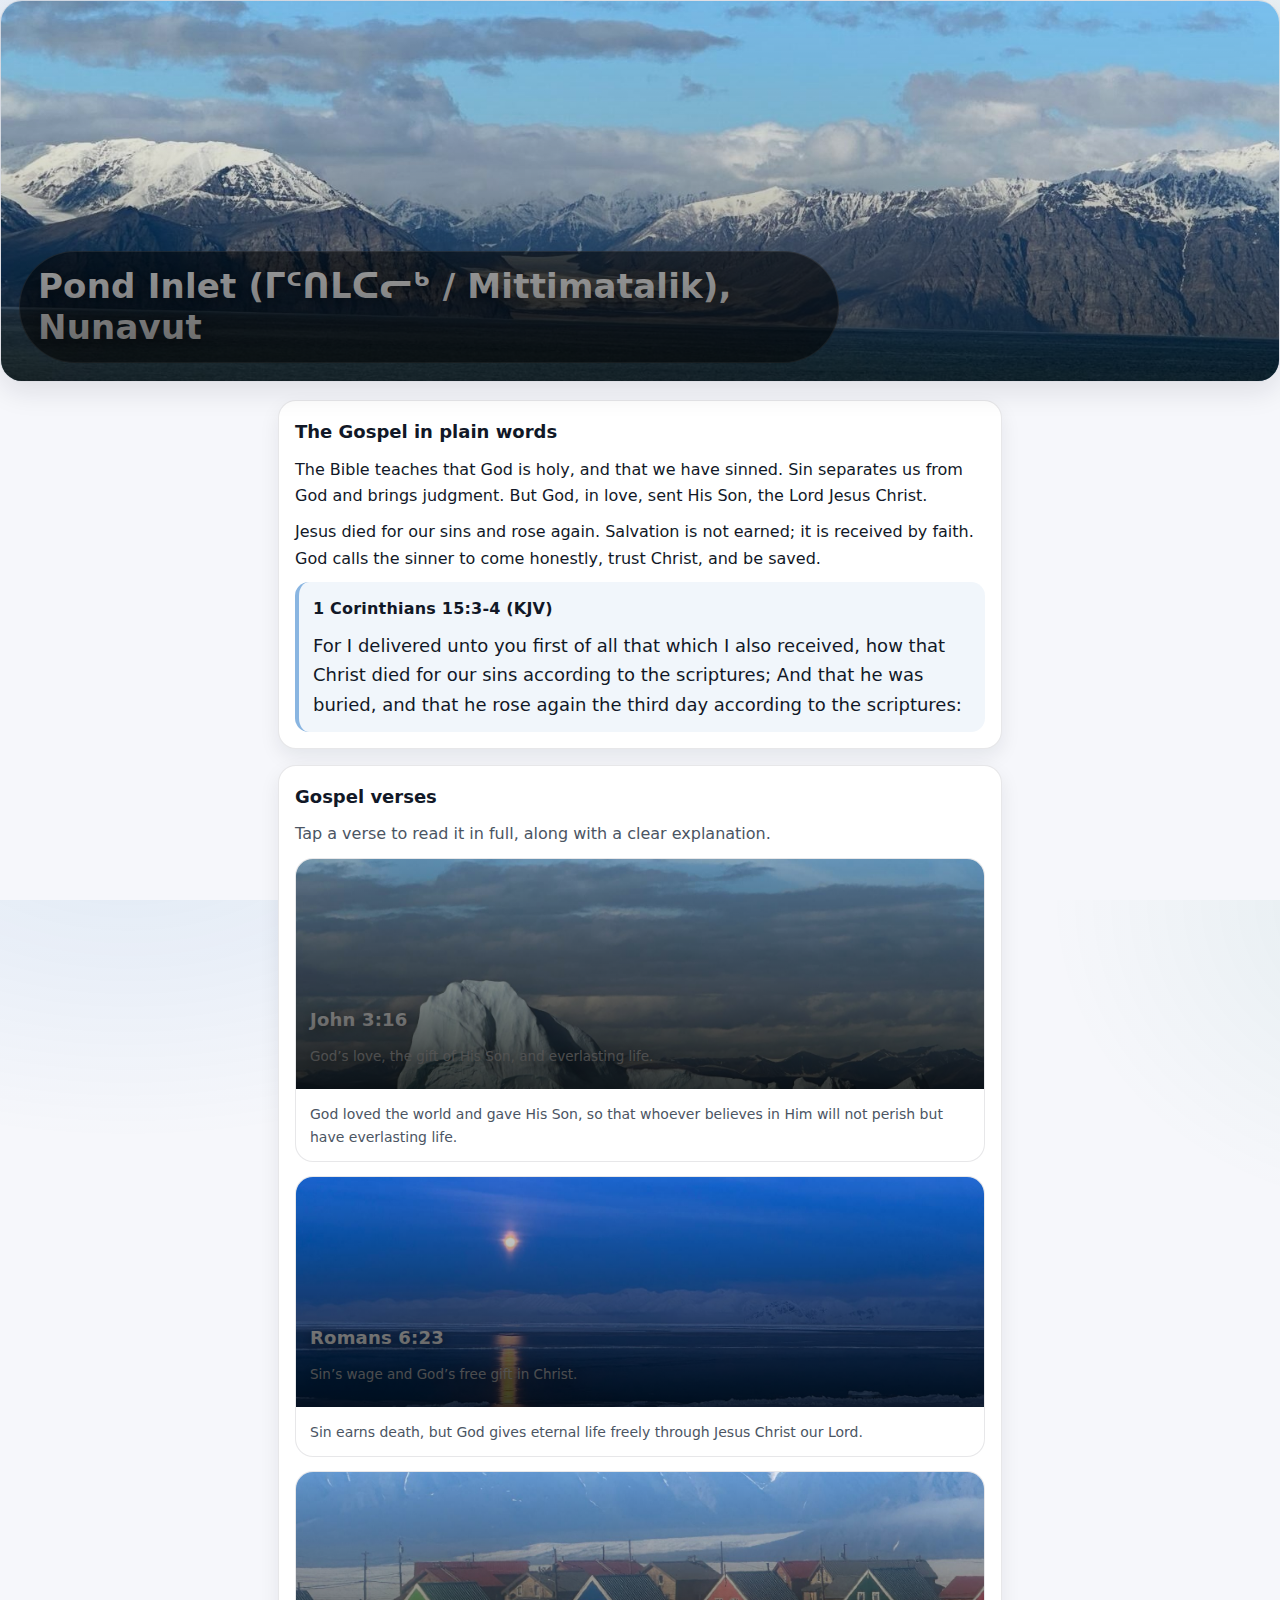
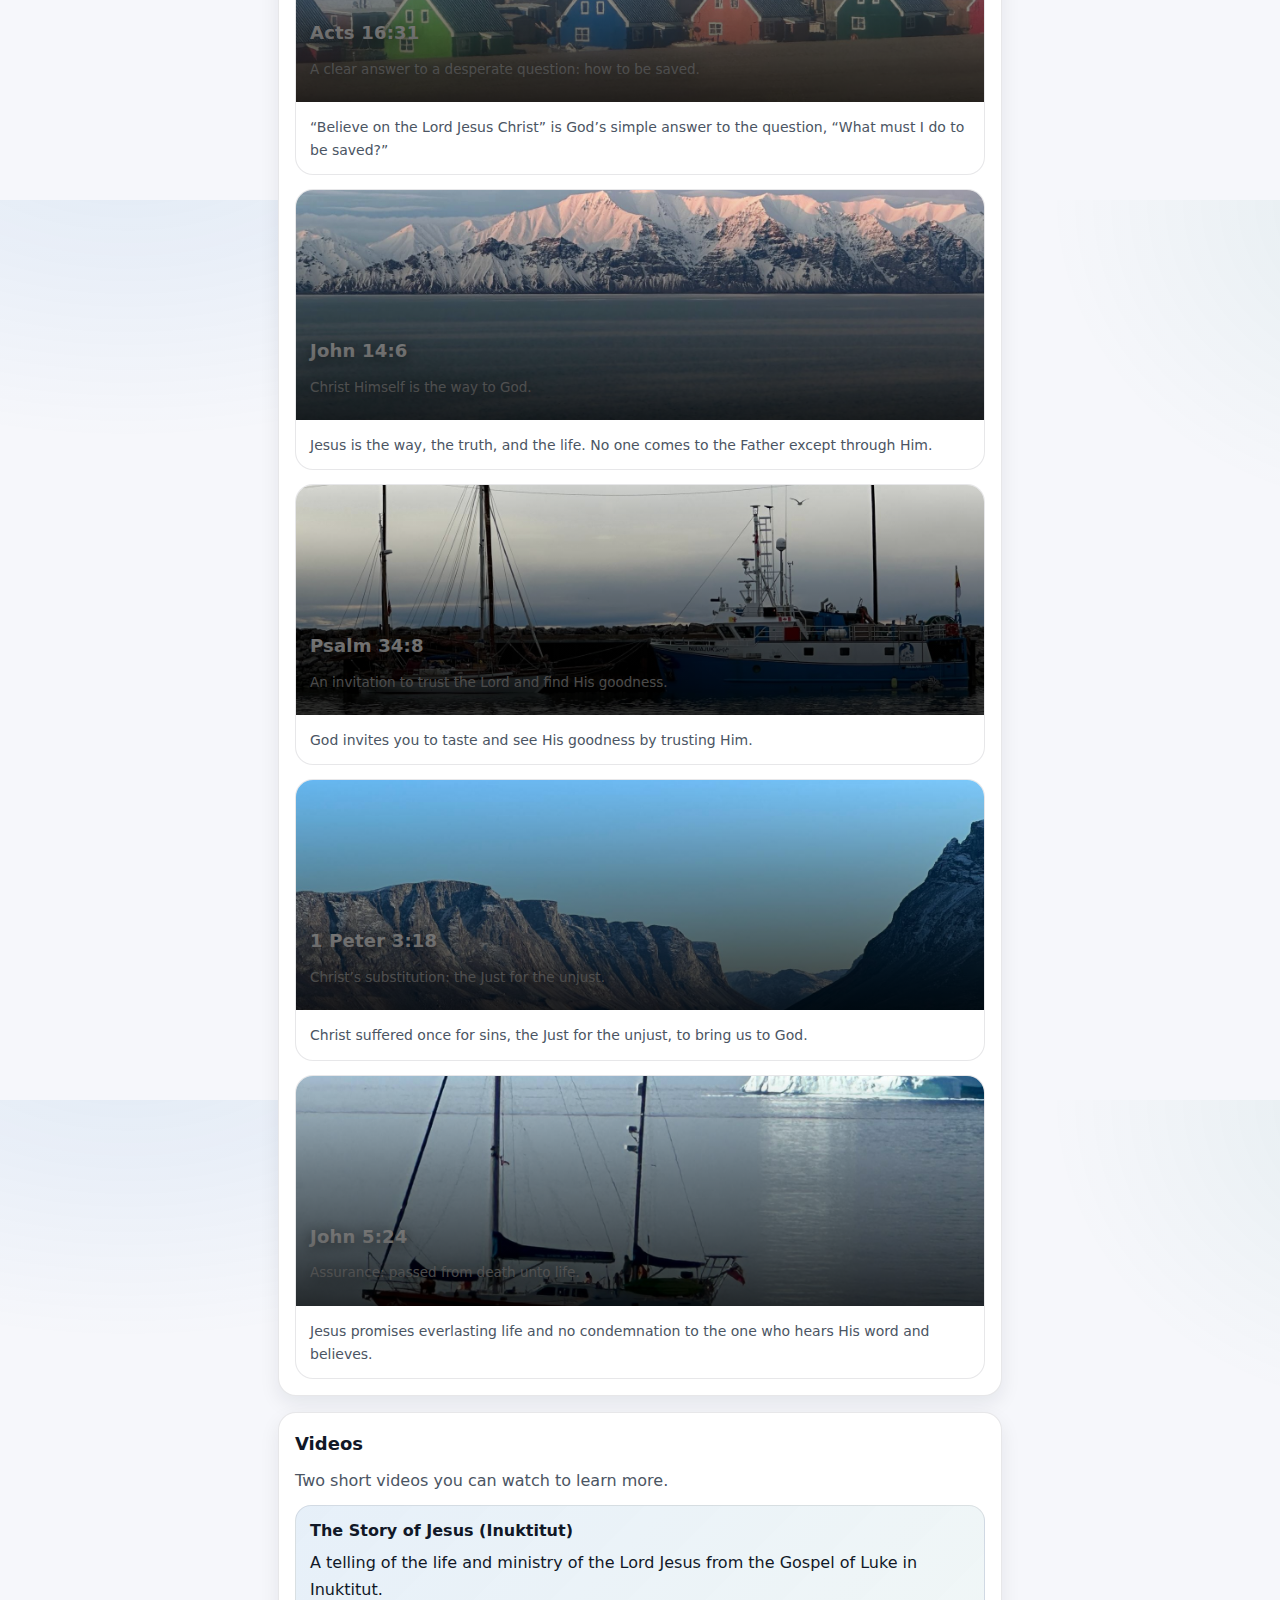
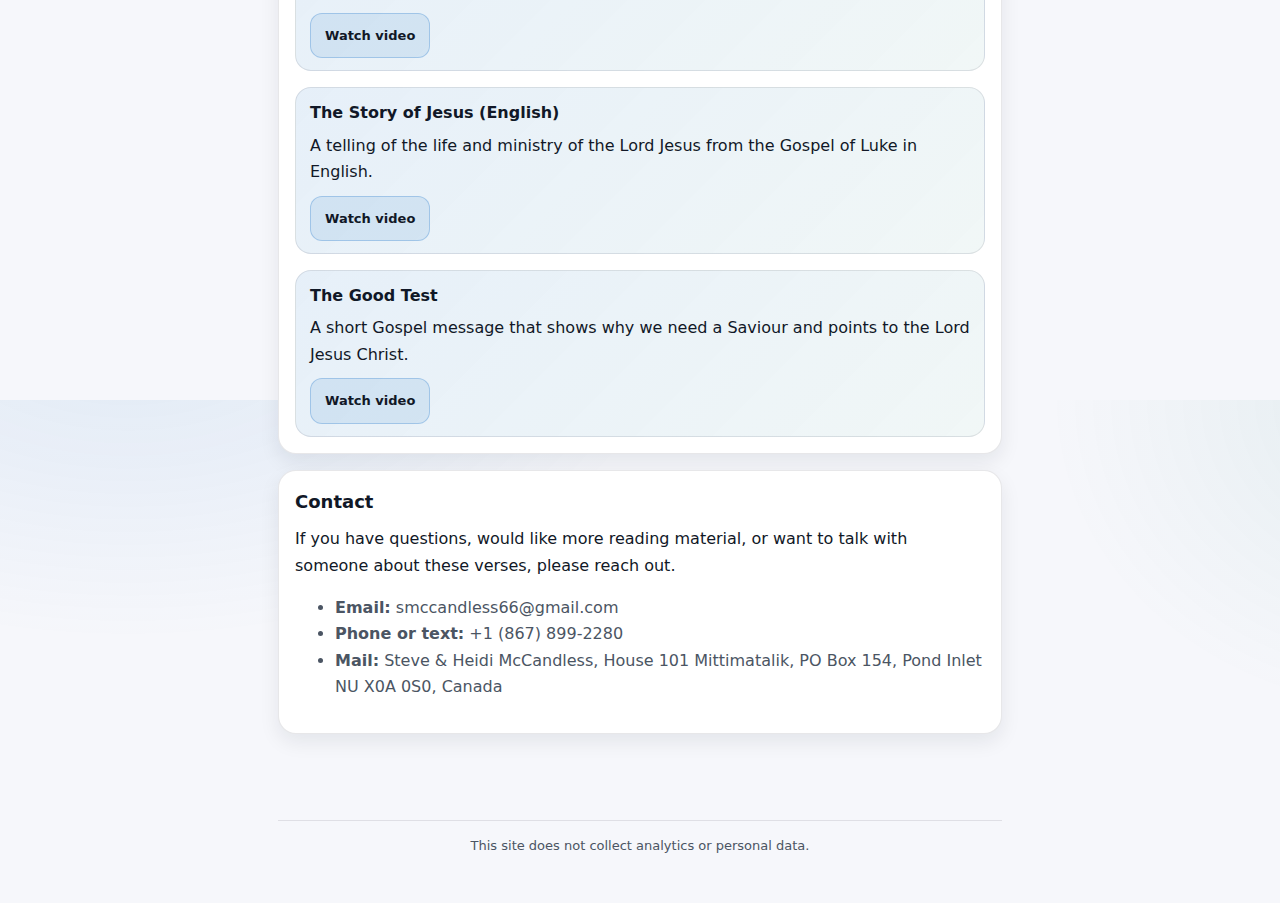
<file: index.html>
<!doctype html>
<html lang="en">
<head>
  <meta charset="utf-8"/>
  <meta name="viewport" content="width=device-width, initial-scale=1"/>
  <meta name="color-scheme" content="light dark"/>
  
  <title>Pond Inlet Gospel</title>
  <meta name="description" content="Simple Gospel Verses with explanations, Pond Inlet (ᒥᑦᑎᒪᑕᓕᒃ / Mittimatalik), Nunavut."/>

  <!-- Open Graph -->
  <meta property="og:site_name" content="Pond Inlet Gospel"/>
  <meta property="og:title" content="Pond Inlet Gospel"/>
  <meta property="og:description" content="Simple Gospel Verses with explanations from Pond Inlet (Mittimatalik), Nunavut."/>
  <meta property="og:image" content="https://pondinletgospel.github.io/assets/img/social-card.jpg"/>
  <meta property="og:image:type" content="image/jpeg"/>
  <meta property="og:image:width" content="1200"/>
  <meta property="og:image:height" content="630"/>
  <meta property="og:image:alt" content="Pond Inlet Gospel – Bible verses from Nunavut"/>
  <meta property="og:url" content="https://pondinletgospel.github.io/"/>
  <meta property="og:type" content="website"/>

  <!-- Twitter / X Cards -->
  <meta name="twitter:card" content="summary_large_image"/>
  <meta name="twitter:title" content="Pond Inlet Gospel"/>
  <meta name="twitter:description" content="Simple Gospel Verses with explanations from Pond Inlet (Mittimatalik), Nunavut."/>
  <meta name="twitter:image" content="https://pondinletgospel.github.io/assets/img/social-card.jpg"/>
  <meta name="twitter:image:alt" content="Pond Inlet Gospel – Bible verses from Nunavut"/>

  <!-- Assets -->
  <link rel="icon" href="assets/icons/favicon.svg" type="image/svg+xml"/>
  <link rel="stylesheet" href="assets/css/site.css"/>
</head>
<body>
<a class="skip" href="#content">Skip to content</a>

<section class="hero" aria-label="Pond Inlet photo">
  <picture>
    <source srcset="assets/img/home-1600.jpg" media="(min-width: 900px)"/>
    <source srcset="assets/img/home-900.jpg" media="(max-width: 899px)"/>
    <img src="assets/img/home-900.jpg" alt="Pond Inlet area, Nunavut (photo)"/>
  </picture>
  <div class="hero-inner">
    <div class="hero-text">
      <div class="hero-badge">Pond Inlet (ᒥᑦᑎᒪᑕᓕᒃ / Mittimatalik), Nunavut</div>
    </div>
  </div>
</section>

<div class="container">
  <main id="content">
    <div class="container narrow">
      <div class="stack">

        <section class="card">
          <h2>The Gospel in plain words</h2>
          <p>The Bible teaches that God is holy, and that we have sinned. Sin separates us from God and brings judgment. But God, in love, sent His Son, the Lord Jesus Christ.</p>
          <p>Jesus died for our sins and rose again. Salvation is not earned; it is received by faith. God calls the sinner to come honestly, trust Christ, and be saved.</p>
          <div class="verseblock" aria-label="1 Corinthians 15:3-4">
            <p class="ref">1 Corinthians 15:3-4 (KJV)</p>
            <p class="text">For I delivered unto you first of all that which I also received, how that Christ died for our sins according to the scriptures; And that he was buried, and that he rose again the third day according to the scriptures:</p>
          </div>
        </section>

        <section class="card">
          <h2>Gospel verses</h2>
          <p class="muted">Tap a verse to read it in full, along with a clear explanation.</p>
          <div class="cards">

<a class="versecard" href="v/john-3-16/" aria-label="John 3:16">
  <div class="vimg" aria-hidden="true">
    <picture>
      <source srcset="assets/img/john-3-16-1600.jpg" media="(min-width: 900px)"/>
      <source srcset="assets/img/john-3-16-900.jpg" media="(max-width: 899px)"/>
      <img src="assets/img/john-3-16-900.jpg" alt=""/>
    </picture>
    <div class="vtxt">
      <p class="vref">John 3:16</p>
      <p class="vtag">God’s love, the gift of His Son, and everlasting life.</p>
    </div>
  </div>
  <div class="vbody">
    <p>God loved the world and gave His Son, so that whoever believes in Him will not perish but have everlasting life.</p>
  </div>
</a>

<a class="versecard" href="v/romans-6-23/" aria-label="Romans 6:23">
  <div class="vimg" aria-hidden="true">
    <picture>
      <source srcset="assets/img/romans-6-23-1600.jpg" media="(min-width: 900px)"/>
      <source srcset="assets/img/romans-6-23-900.jpg" media="(max-width: 899px)"/>
      <img src="assets/img/romans-6-23-900.jpg" alt=""/>
    </picture>
    <div class="vtxt">
      <p class="vref">Romans 6:23</p>
      <p class="vtag">Sin’s wage and God’s free gift in Christ.</p>
    </div>
  </div>
  <div class="vbody">
    <p>Sin earns death, but God gives eternal life freely through Jesus Christ our Lord.</p>
  </div>
</a>

<a class="versecard" href="v/acts-16-31/" aria-label="Acts 16:31">
  <div class="vimg" aria-hidden="true">
    <picture>
      <source srcset="assets/img/acts-16-31-1600.jpg" media="(min-width: 900px)"/>
      <source srcset="assets/img/acts-16-31-900.jpg" media="(max-width: 899px)"/>
      <img src="assets/img/acts-16-31-900.jpg" alt=""/>
    </picture>
    <div class="vtxt">
      <p class="vref">Acts 16:31</p>
      <p class="vtag">A clear answer to a desperate question: how to be saved.</p>
    </div>
  </div>
  <div class="vbody">
    <p>“Believe on the Lord Jesus Christ” is God’s simple answer to the question, “What must I do to be saved?”</p>
  </div>
</a>

<a class="versecard" href="v/john-14-6/" aria-label="John 14:6">
  <div class="vimg" aria-hidden="true">
    <picture>
      <source srcset="assets/img/john-14-6-1600.jpg" media="(min-width: 900px)"/>
      <source srcset="assets/img/john-14-6-900.jpg" media="(max-width: 899px)"/>
      <img src="assets/img/john-14-6-900.jpg" alt=""/>
    </picture>
    <div class="vtxt">
      <p class="vref">John 14:6</p>
      <p class="vtag">Christ Himself is the way to God.</p>
    </div>
  </div>
  <div class="vbody">
    <p>Jesus is the way, the truth, and the life. No one comes to the Father except through Him.</p>
  </div>
</a>

<a class="versecard" href="v/psalm-34-8/" aria-label="Psalm 34:8">
  <div class="vimg" aria-hidden="true">
    <picture>
      <source srcset="assets/img/psalm-34-8-1600.jpg" media="(min-width: 900px)"/>
      <source srcset="assets/img/psalm-34-8-900.jpg" media="(max-width: 899px)"/>
      <img src="assets/img/psalm-34-8-900.jpg" alt=""/>
    </picture>
    <div class="vtxt">
      <p class="vref">Psalm 34:8</p>
      <p class="vtag">An invitation to trust the Lord and find His goodness.</p>
    </div>
  </div>
  <div class="vbody">
    <p>God invites you to taste and see His goodness by trusting Him.</p>
  </div>
</a>

<a class="versecard" href="v/1-peter-3-18/" aria-label="1 Peter 3:18">
  <div class="vimg" aria-hidden="true">
    <picture>
      <source srcset="assets/img/1-peter-3-18-1600.jpg" media="(min-width: 900px)"/>
      <source srcset="assets/img/1-peter-3-18-900.jpg" media="(max-width: 899px)"/>
      <img src="assets/img/1-peter-3-18-900.jpg" alt=""/>
    </picture>
    <div class="vtxt">
      <p class="vref">1 Peter 3:18</p>
      <p class="vtag">Christ’s substitution: the Just for the unjust.</p>
    </div>
  </div>
  <div class="vbody">
    <p>Christ suffered once for sins, the Just for the unjust, to bring us to God.</p>
  </div>
</a>

<a class="versecard" href="v/john-5-24/" aria-label="John 5:24">
  <div class="vimg" aria-hidden="true">
    <picture>
      <source srcset="assets/img/john-5-24-1600.jpg" media="(min-width: 900px)"/>
      <source srcset="assets/img/john-5-24-900.jpg" media="(max-width: 899px)"/>
      <img src="assets/img/john-5-24-900.jpg" alt=""/>
    </picture>
    <div class="vtxt">
      <p class="vref">John 5:24</p>
      <p class="vtag">Assurance: passed from death unto life.</p>
    </div>
  </div>
  <div class="vbody">
    <p>Jesus promises everlasting life and no condemnation to the one who hears His word and believes.</p>
  </div>
</a>
      </div>
        </section>

        <section class="card">
          <h2>Videos</h2>
          <p class="muted">Two short videos you can watch to learn more.</p>

          <div class="stack">
            <div class="callout">
              <strong>The Story of Jesus (Inuktitut)</strong>
              <p>A telling of the life and ministry of the Lord Jesus from the Gospel of Luke in Inuktitut.</p>
              <div class="btnrow center">
                <a class="btn" href="video/story-of-jesus-inuktitut/">Watch video</a>
              </div>
            </div>

          <div class="stack">
            <div class="callout">
              <strong>The Story of Jesus (English)</strong>
              <p>A telling of the life and ministry of the Lord Jesus from the Gospel of Luke in English.</p>
              <div class="btnrow center">
                <a class="btn" href="video/story-of-jesus-english/">Watch video</a>
              </div>
            </div>

            <div class="callout">
              <strong>The Good Test</strong>
              <p>A short Gospel message that shows why we need a Saviour and points to the Lord Jesus Christ.</p>
              <div class="btnrow center">
                <a class="btn" href="video/good-test/">Watch video</a>
              </div>
            </div>
          </div>
        </section>




        <section class="card">
          <h2>Contact</h2>
          <p>If you have questions, would like more reading material, or want to talk with someone about these verses, please reach out.</p>
          <ul class="muted">
            <li><strong>Email:</strong> smccandless66@gmail.com</li>
            <li><strong>Phone or text:</strong> +1 (867) 899-2280</li>
            <li><strong>Mail:</strong> Steve & Heidi McCandless, House 101 Mittimatalik, PO Box 154, Pond Inlet NU X0A 0S0, Canada</li>
          </ul>
        </section>

      </div>
    </div>
  </main>
</div>

<footer class="footer">
  <div class="container narrow">
    <div class="hr"></div>
    <p>This site does not collect analytics or personal data.</p>
  </div>
</footer>
</body></html>
</file>
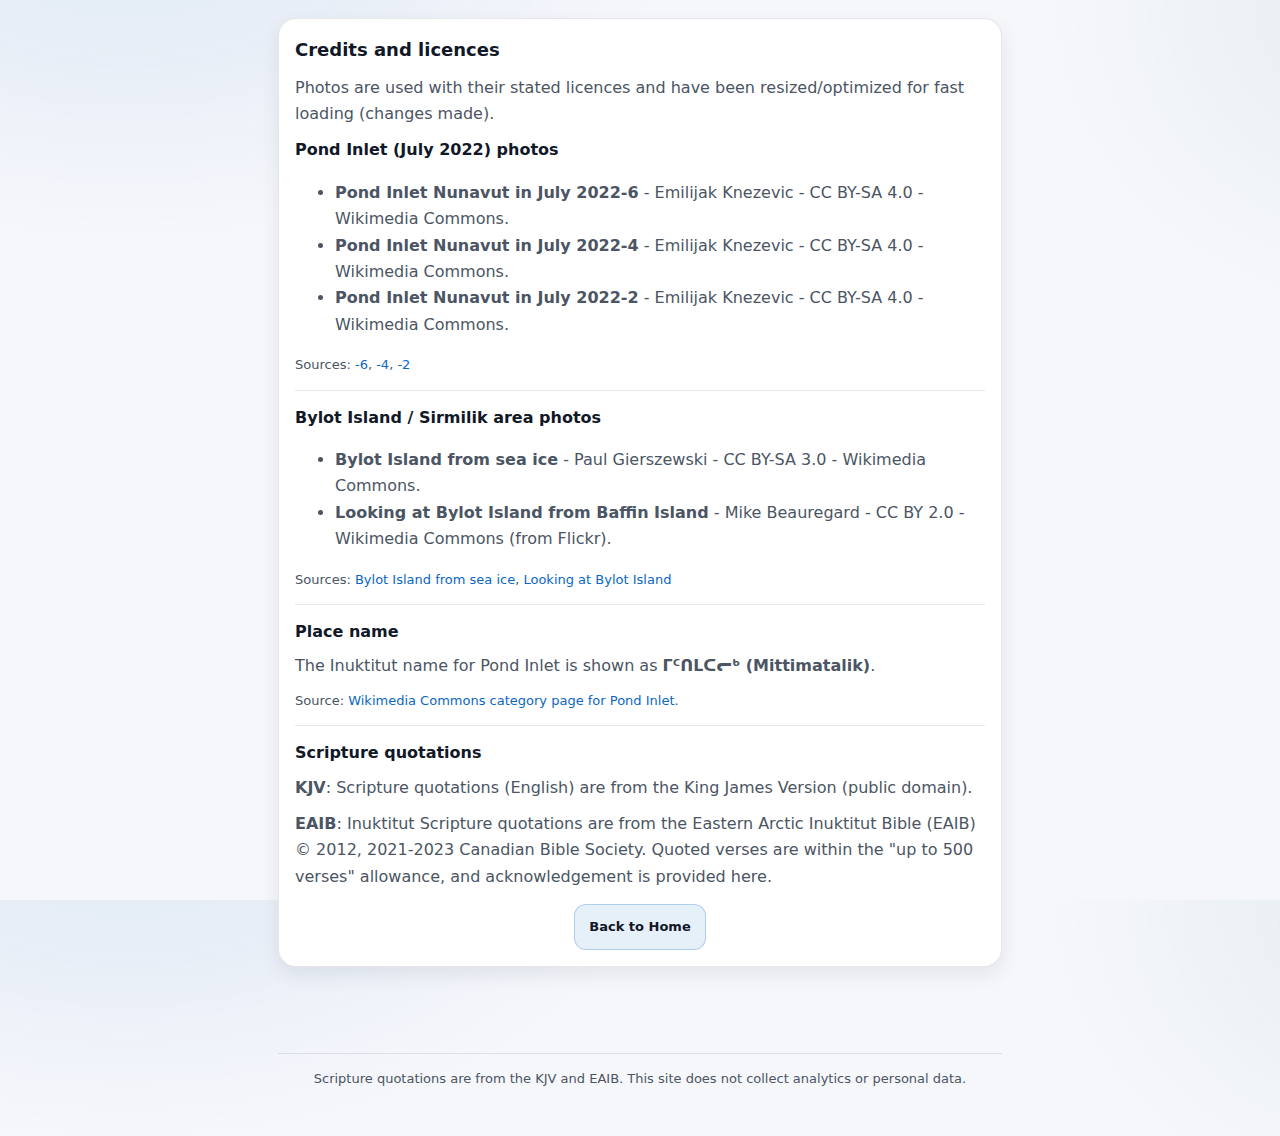
<file: credits/index.html>
<!doctype html>
<html lang="en">
<head>
  <meta charset="utf-8"/>
  <meta name="viewport" content="width=device-width, initial-scale=1"/>
  <meta name="color-scheme" content="light dark"/>
  <title>Credits - Pond Inlet Gospel</title>
  <meta name="description" content="Photo sources and licences used on this site."/>
  <link rel="icon" href="../assets/icons/favicon.svg" type="image/svg+xml"/>
  <link rel="stylesheet" href="../assets/css/site.css"/>
</head>
<body>
<a class="skip" href="#content">Skip to content</a>

<div class="container">
  <main id="content">
    <div class="container narrow">
      <div class="stack">

        <section class="card">
          <h2>Credits and licences</h2>
          <p class="muted">Photos are used with their stated licences and have been resized/optimized for fast loading (changes made).</p>

          <h3>Pond Inlet (July 2022) photos</h3>
          <ul class="muted">
            <li><strong>Pond Inlet Nunavut in July 2022-6</strong> - Emilijak Knezevic - CC BY-SA 4.0 - Wikimedia Commons.</li>
            <li><strong>Pond Inlet Nunavut in July 2022-4</strong> - Emilijak Knezevic - CC BY-SA 4.0 - Wikimedia Commons.</li>
            <li><strong>Pond Inlet Nunavut in July 2022-2</strong> - Emilijak Knezevic - CC BY-SA 4.0 - Wikimedia Commons.</li>
          </ul>
          <p class="small">
            Sources:
            <a href="https://commons.wikimedia.org/wiki/File:Pond_Inlet_Nunavut_in_July_2022-6.jpg">-6</a>,
            <a href="https://commons.wikimedia.org/wiki/File:Pond_Inlet_Nunavut_in_July_2022-4.jpg">-4</a>,
            <a href="https://commons.wikimedia.org/wiki/File:Pond_Inlet_Nunavut_in_July_2022-2.jpg">-2</a>
          </p>

          <div class="hr"></div>
          <h3>Bylot Island / Sirmilik area photos</h3>
          <ul class="muted">
            <li><strong>Bylot Island from sea ice</strong> - Paul Gierszewski - CC BY-SA 3.0 - Wikimedia Commons.</li>
            <li><strong>Looking at Bylot Island from Baffin Island</strong> - Mike Beauregard - CC BY 2.0 - Wikimedia Commons (from Flickr).</li>
          </ul>
          <p class="small">
            Sources:
            <a href="https://commons.wikimedia.org/wiki/File:Bylot_Island_from_sea_ice.jpg">Bylot Island from sea ice</a>,
            <a href="https://commons.wikimedia.org/wiki/File:Looking_at_Bylot_Island_from_Baffin_Island.jpg">Looking at Bylot Island</a>
          </p>

          <div class="hr"></div>
          <h3>Place name</h3>
          <p class="muted">The Inuktitut name for Pond Inlet is shown as <strong>ᒥᑦᑎᒪᑕᓕᒃ (Mittimatalik)</strong>.</p>
          <p class="small">Source: <a href="https://commons.wikimedia.org/wiki/Category:Pond_Inlet">Wikimedia Commons category page for Pond Inlet</a>.</p>

          <div class="hr"></div>
          <h3>Scripture quotations</h3>
          <p class="muted"><strong>KJV</strong>: Scripture quotations (English) are from the King James Version (public domain).</p>
          <p class="muted"><strong>EAIB</strong>: Inuktitut Scripture quotations are from the Eastern Arctic Inuktitut Bible (EAIB) © 2012, 2021-2023 Canadian Bible Society. Quoted verses are within the "up to 500 verses" allowance, and acknowledgement is provided here.</p>

          <div class="nav3">
            <a class="btn" href="../index.html">Back to Home</a>
          </div>
        </section>

      </div>
    </div>
  </main>
</div>

<footer class="footer">
  <div class="container narrow">
    <div class="hr"></div>
    <p>Scripture quotations are from the KJV and EAIB. This site does not collect analytics or personal data.</p>
  </div>
</footer>
</body></html>
</file>
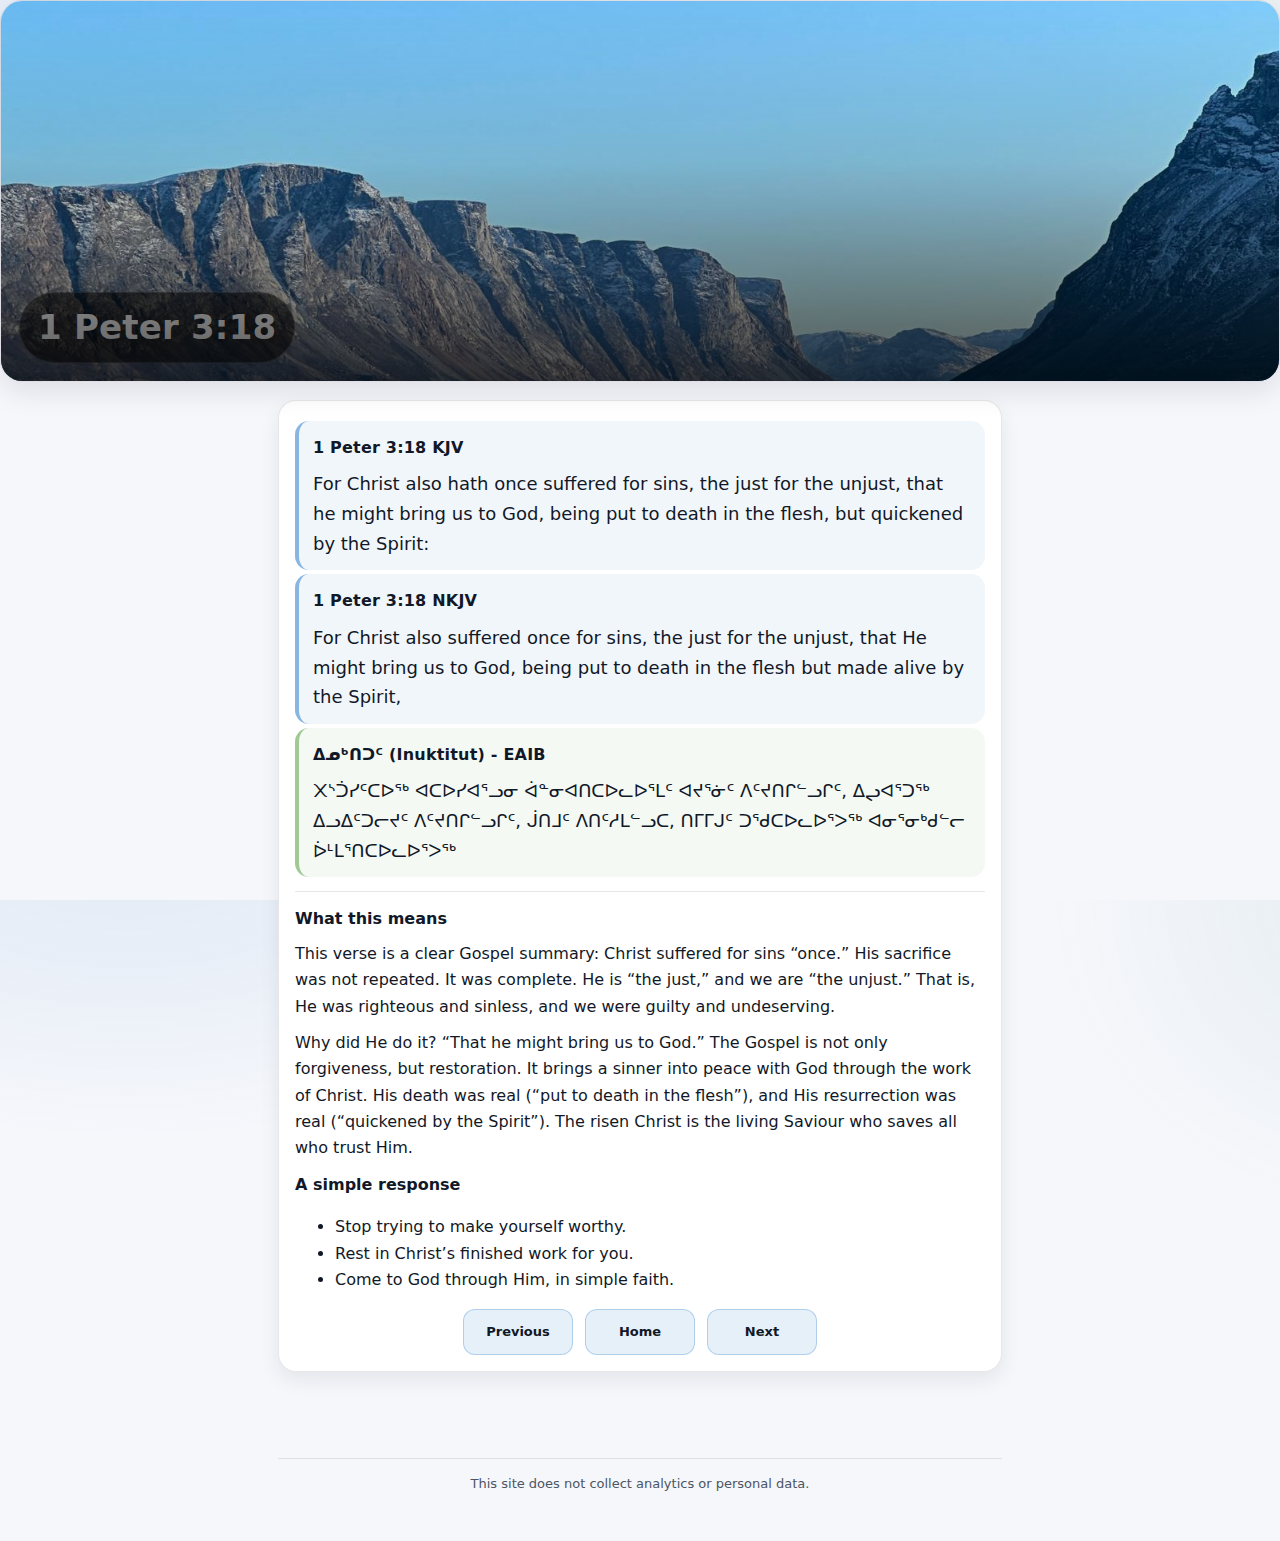
<file: v/1-peter-3-18/index.html>
<!doctype html>
<html lang="en">
<head>
  <meta charset="utf-8"/>
  <meta name="viewport" content="width=device-width, initial-scale=1"/>
  <meta name="color-scheme" content="light dark"/>
  
  <title>1 Peter 3:18 | Pond Inlet Gospel</title>
  <meta name="description" content="For Christ also hath once suffered for sins, the just for the unjust, that he might bring us to God - 1 Peter 3:18"/>

  <!-- Open Graph -->
  <meta property="og:site_name" content="Pond Inlet Gospel"/>
  <meta property="og:title" content="1 Peter 3:18 - Christ Suffered for Sins, the Just for the Unjust"/>
  <meta property="og:description" content="For Christ also hath once suffered for sins, the just for the unjust, that he might bring us to God"/>
  <meta property="og:image" content="https://pondinletgospel.github.io/assets/img/social-card.jpg"/>
  <meta property="og:image:type" content="image/jpeg"/>
  <meta property="og:image:width" content="1200"/>
  <meta property="og:image:height" content="630"/>
  <meta property="og:image:alt" content="1 Peter 3:18 - Christ suffered once for sins"/>
  <meta property="og:url" content="https://pondinletgospel.github.io/v/1-peter-3-18/"/>
  <meta property="og:type" content="article"/>

  <!-- Twitter / X Cards -->
  <meta name="twitter:card" content="summary_large_image"/>
  <meta name="twitter:title" content="1 Peter 3:18 - Christ Suffered for Sins, the Just for the Unjust"/>
  <meta name="twitter:description" content="For Christ also hath once suffered for sins, the just for the unjust, that he might bring us to God"/>
  <meta name="twitter:image" content="https://pondinletgospel.github.io/assets/img/social-card.jpg"/>
  <meta name="twitter:image:alt" content="1 Peter 3:18 - Christ suffered once for sins"/>

  <!-- Assets -->
  <link rel="icon" href="../../assets/icons/favicon.svg" type="image/svg+xml"/>
  <link rel="stylesheet" href="../../assets/css/site.css"/>
</head>

<body>
<a class="skip" href="#content">Skip to content</a>

<section class="hero hero--verse" aria-label="Pond Inlet photo">
  <picture>
    <source srcset="../../assets/img/1-peter-3-18-1600.jpg" media="(min-width: 900px)"/>
    <source srcset="../../assets/img/1-peter-3-18-900.jpg" media="(max-width: 899px)"/>
    <img src="../../assets/img/1-peter-3-18-900.jpg" alt="Pond Inlet area, Nunavut (photo)"/>
  </picture>
  <div class="hero-inner">
    <div class="hero-text">
      <div class="hero-badge">1 Peter 3:18</div>
    </div>
  </div>
</section>

<div class="container">
  <main id="content">
    <div class="container narrow">
      <div class="stack">

        <section class="card">

          <div class="verseblock" aria-label="1 Peter 3:18 KJV">
            <p class="ref">1 Peter 3:18 KJV</p>
            <p class="text">For Christ also hath once suffered for sins, the just for the unjust, that he might bring us to God, being put to death in the flesh, but quickened by the Spirit:</p>
          </div>
          <div class="verseblock" aria-label="1 Peter 3:18 NKJV">
            <p class="ref">1 Peter 3:18 NKJV</p>
            <p class="text">For Christ also suffered once for sins, the just for the unjust, that He might bring us to God, being put to death in the flesh but made alive by the Spirit,</p>
          </div>

          <div class="verseblock inuktitut" aria-label="1 Peter 3:18 EAIB">
            <p class="ref">ᐃᓄᒃᑎᑐᑦ (Inuktitut) - EAIB</p>
            <p class="text">᙭ᔅᑑᓯᑦᑕᐅᖅ ᐊᑕᐅᓯᐊᕐᓗᓂ ᐋᓐᓂᐊᑎᑕᐅᓚᐅᕐᒪᑦ ᐊᔪᕐᓃᑦ ᐱᑦᔪᑎᒋᓪᓗᒋᑦ, ᐃᖢᐊᕐᑐᖅ ᐃᓗᐃᑦᑐᓕᔪᑦ ᐱᑦᔪᑎᒋᓪᓗᒋᑦ, ᒎᑎᒧᑦ ᐱᑎᑦᓱᒪᓪᓗᑕ, ᑎᒥᒥᒍᑦ ᑐᖁᑕᐅᓚᐅᕐᐳᖅ ᐊᓂᕐᓂᒃᑯᓪᓕ ᐆᒻᒪᕐᑎᑕᐅᓚᐅᕐᐳᖅ</p>
          </div>

          <div class="hr"></div>

          <h3>What this means</h3>
          <p>This verse is a clear Gospel summary: Christ suffered for sins “once.” His sacrifice was not repeated. It was complete. He is “the just,” and we are “the unjust.” That is, He was righteous and sinless, and we were guilty and undeserving.</p>
          <p>Why did He do it? “That he might bring us to God.” The Gospel is not only forgiveness, but restoration. It brings a sinner into peace with God through the work of Christ. His death was real (“put to death in the flesh”), and His resurrection was real (“quickened by the Spirit”). The risen Christ is the living Saviour who saves all who trust Him.</p>

          <h3>A simple response</h3>
          <ul>
            <li>Stop trying to make yourself worthy.</li>
            <li>Rest in Christ’s finished work for you.</li>
            <li>Come to God through Him, in simple faith.</li>
          </ul>

<div class="nav3" aria-label="Page navigation">
  <a class="btn ghost" id="prevLink" href="#">Previous</a>
  <a class="btn" href="../../">Home</a>
  <a class="btn ghost" id="nextLink" href="#">Next</a>
</div>

<script src="../../assets/js/verse-nav.js" defer></script>
        </section>

      </div>
    </div>
  </main>
</div>

<footer class="footer">
  <div class="container narrow">
    <div class="hr"></div>
    <p>This site does not collect analytics or personal data.</p>
  </div>
</footer>
</body></html>
</file>
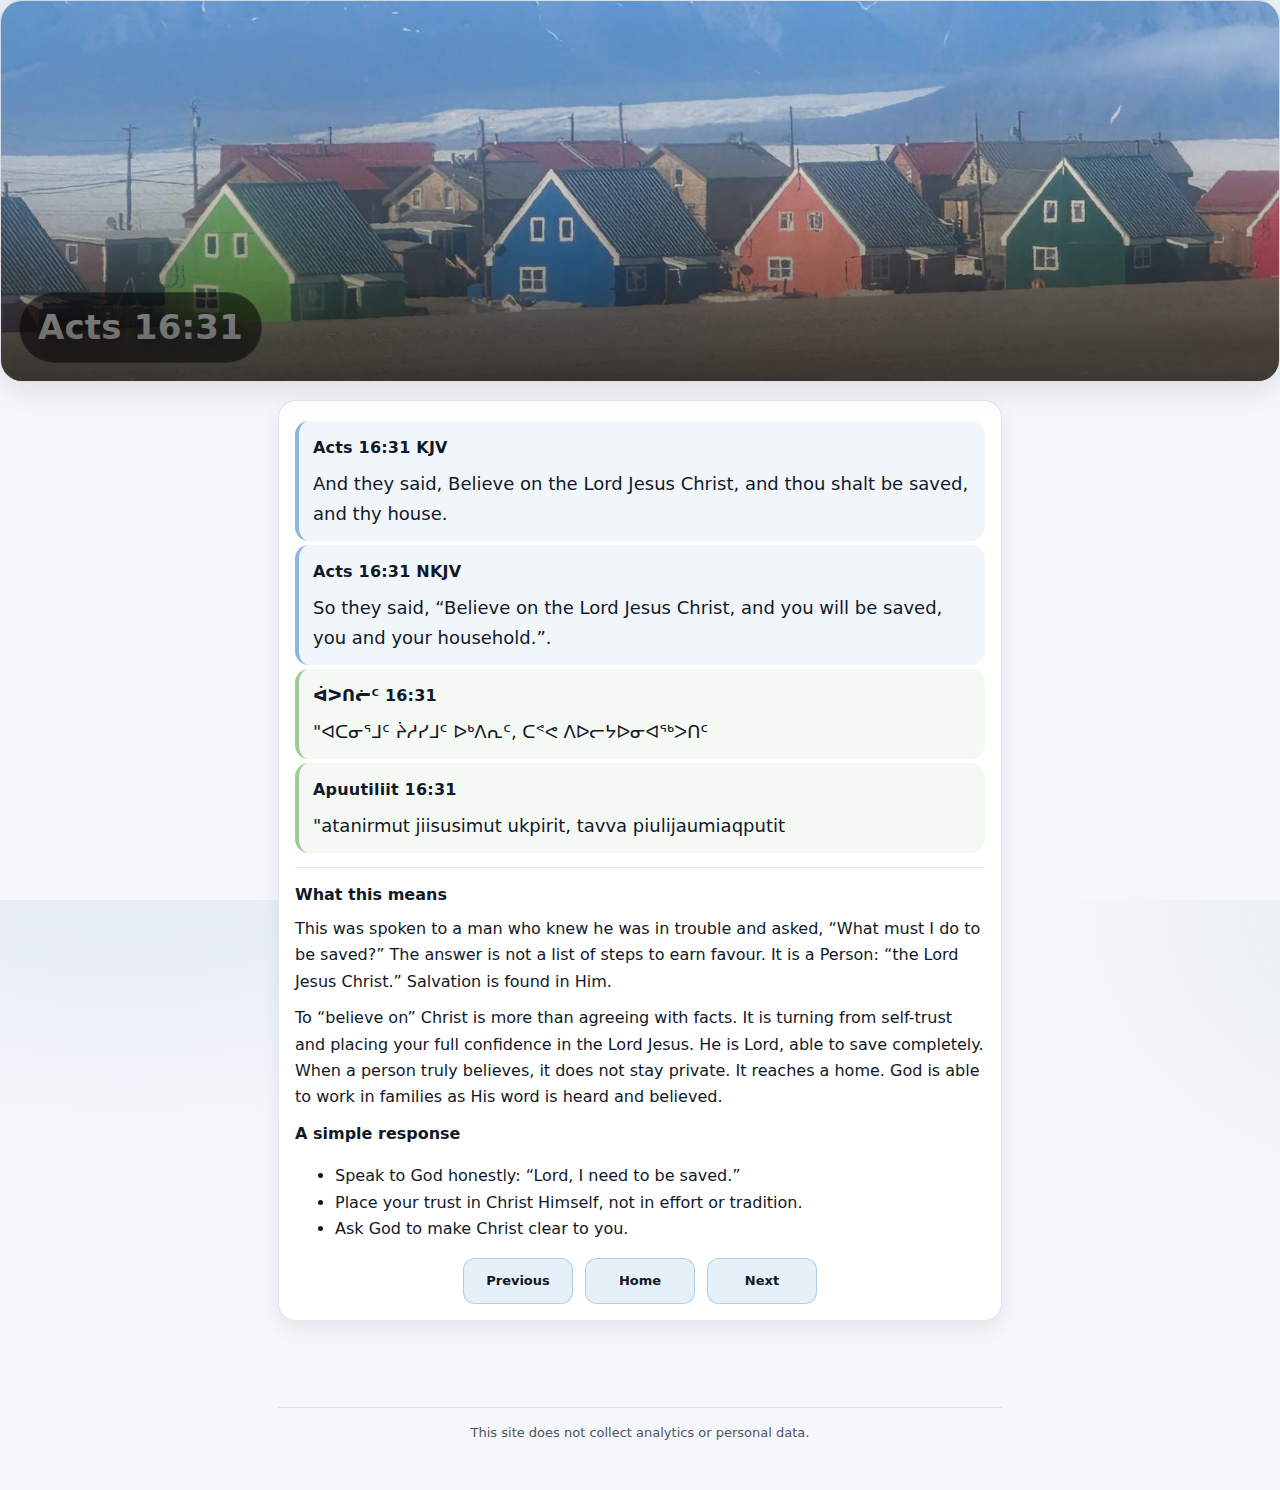
<file: v/acts-16-31/index.html>
<!doctype html>
<html lang="en">
<head>
  <meta charset="utf-8"/>
  <meta name="viewport" content="width=device-width, initial-scale=1"/>
  <meta name="color-scheme" content="light dark"/>
  
  <title>Acts 16:31 | Pond Inlet Gospel</title>
  <meta name="description" content="Believe on the Lord Jesus Christ, and thou shalt be saved... - Acts 16:31"/>

  <!-- Open Graph -->
  <meta property="og:site_name" content="Pond Inlet Gospel"/>
  <meta property="og:title" content="Acts 16:31 - Believe on the Lord Jesus Christ"/>
  <meta property="og:description" content="Believe on the Lord Jesus Christ, and thou shalt be saved, and thy house"/>
  <meta property="og:image" content="https://pondinletgospel.github.io/assets/img/social-card.jpg"/>
  <meta property="og:image:type" content="image/jpeg"/>
  <meta property="og:image:width" content="1200"/>
  <meta property="og:image:height" content="630"/>
  <meta property="og:image:alt" content="Acts 16:31 - Believe and be saved"/>
  <meta property="og:url" content="https://pondinletgospel.github.io/v/acts-16-31/"/>
  <meta property="og:type" content="article"/>

  <!-- Twitter / X Cards -->
  <meta name="twitter:card" content="summary_large_image"/>
  <meta name="twitter:title" content="Acts 16:31 - Believe on the Lord Jesus Christ"/>
  <meta name="twitter:description" content="Believe on the Lord Jesus Christ, and thou shalt be saved, and thy house"/>
  <meta name="twitter:image" content="https://pondinletgospel.github.io/assets/img/social-card.jpg"/>
  <meta name="twitter:image:alt" content="Acts 16:31 - Believe and be saved"/>

  <!-- Assets -->
  <link rel="icon" href="../../assets/icons/favicon.svg" type="image/svg+xml"/>
  <link rel="stylesheet" href="../../assets/css/site.css"/>
</head>
<body>
<a class="skip" href="#content">Skip to content</a>

<section class="hero hero--verse" aria-label="Pond Inlet photo">
  <picture>
    <source srcset="../../assets/img/acts-16-31-1600.jpg" media="(min-width: 900px)"/>
    <source srcset="../../assets/img/acts-16-31-900.jpg" media="(max-width: 899px)"/>
    <img src="../../assets/img/acts-16-31-900.jpg" alt="Pond Inlet area, Nunavut (photo)"/>
  </picture>
  <div class="hero-inner">
    <div class="hero-text">
      <div class="hero-badge">Acts 16:31</div>
    </div>
  </div>
</section>

<div class="container">
  <main id="content">
    <div class="container narrow">
      <div class="stack">

        <section class="card">

          <div class="verseblock" aria-label="Acts 16:31 KJV">
            <p class="ref">Acts 16:31 KJV</p>
            <p class="text">And they said, Believe on the Lord Jesus Christ, and thou shalt be saved, and thy house.</p>
          </div>

          <div class="verseblock" aria-label="Acts 16:31 NKJV">
            <p class="ref">Acts 16:31 NKJV</p>
            <p class="text">So they said, “Believe on the Lord Jesus Christ, and you will be saved, you and your household.”.</p>
          </div>

          <div class="verseblock inuktitut syllabic" aria-label="Acts 16:31">
            <p class="ref">ᐋᐳᑎᓖᑦ 16:31</p>
            <p class="text">"ᐊᑕᓂᕐᒧᑦ ᔩᓱᓯᒧᑦ ᐅᒃᐱᕆᑦ, ᑕᕝᕙ ᐱᐅᓕᔭᐅᓂᐊᖅᐳᑎᑦ</p>
          </div>

          <div class="verseblock inuktitut" aria-label="Acts 16:31">
            <p class="ref">Apuutiliit 16:31</p>
            <p class="text"> "atanirmut jiisusimut ukpirit, tavva piulijaumiaqputit</p>
          </div>

          <div class="hr"></div>

          <h3>What this means</h3>
          <p>This was spoken to a man who knew he was in trouble and asked, “What must I do to be saved?” The answer is not a list of steps to earn favour. It is a Person: “the Lord Jesus Christ.” Salvation is found in Him.</p>
          <p>To “believe on” Christ is more than agreeing with facts. It is turning from self-trust and placing your full confidence in the Lord Jesus. He is Lord, able to save completely. When a person truly believes, it does not stay private. It reaches a home. God is able to work in families as His word is heard and believed.</p>

          <h3>A simple response</h3>
          <ul>
            <li>Speak to God honestly: “Lord, I need to be saved.”</li>
            <li>Place your trust in Christ Himself, not in effort or tradition.</li>
            <li>Ask God to make Christ clear to you.</li>
          </ul>

<div class="nav3" aria-label="Page navigation">
  <a class="btn ghost" id="prevLink" href="#">Previous</a>
  <a class="btn" href="../../">Home</a>
  <a class="btn ghost" id="nextLink" href="#">Next</a>
</div>

<script src="../../assets/js/verse-nav.js" defer></script>
        </section>

      </div>
    </div>
  </main>
</div>

<footer class="footer">
  <div class="container narrow">
    <div class="hr"></div>
    <p>This site does not collect analytics or personal data.</p>
  </div>
</footer>
</body></html>
</file>
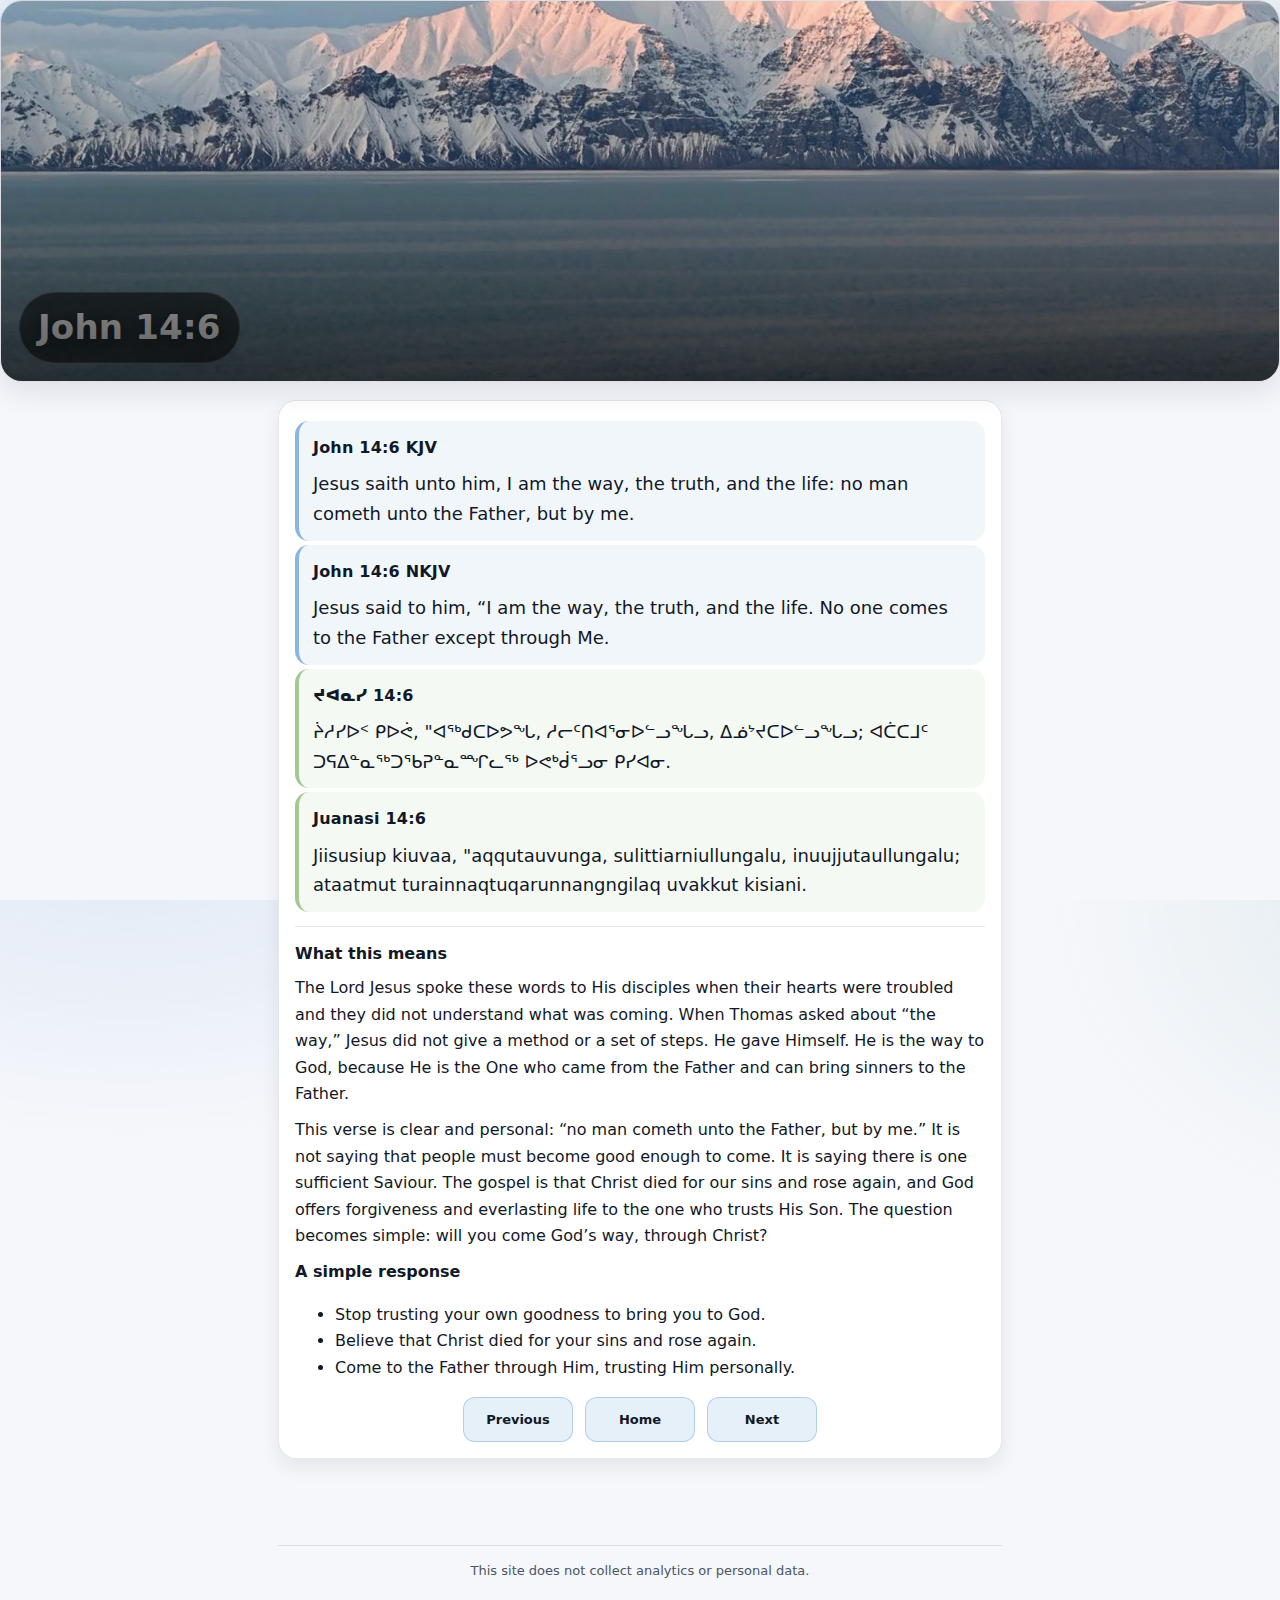
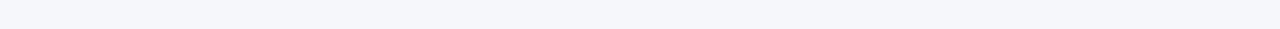
<file: v/john-14-6/index.html>
<!doctype html>
<html lang="en">
<head>
  <meta charset="utf-8"/>
  <meta name="viewport" content="width=device-width, initial-scale=1"/>
  <meta name="color-scheme" content="light dark"/>
  
  <title>John 14:6 | Pond Inlet Gospel</title>
  <meta name="description" content="Jesus saith unto him, I am the way, the truth, and the life... - John 14:6"/>

  <!-- Open Graph -->
  <meta property="og:site_name" content="Pond Inlet Gospel"/>
  <meta property="og:title" content="John 14:6 - I Am the Way, the Truth, and the Life"/>
  <meta property="og:description" content="Jesus saith unto him, I am the way, the truth, and the life: no man cometh unto the Father, but by me"/>
  <meta property="og:image" content="https://pondinletgospel.github.io/assets/img/social-card.jpg"/>
  <meta property="og:image:type" content="image/jpeg"/>
  <meta property="og:image:width" content="1200"/>
  <meta property="og:image:height" content="630"/>
  <meta property="og:image:alt" content="John 14:6 - Jesus is the way to God"/>
  <meta property="og:url" content="https://pondinletgospel.github.io/v/john-14-6/"/>
  <meta property="og:type" content="article"/>

  <!-- Twitter / X Cards -->
  <meta name="twitter:card" content="summary_large_image"/>
  <meta name="twitter:title" content="John 14:6 - I Am the Way, the Truth, and the Life"/>
  <meta name="twitter:description" content="Jesus saith unto him, I am the way, the truth, and the life: no man cometh unto the Father, but by me"/>
  <meta name="twitter:image" content="https://pondinletgospel.github.io/assets/img/social-card.jpg"/>
  <meta name="twitter:image:alt" content="John 14:6 - Jesus is the way to God"/>

  <!-- Assets -->
  <link rel="icon" href="../../assets/icons/favicon.svg" type="image/svg+xml"/>
  <link rel="stylesheet" href="../../assets/css/site.css"/>
</head>
<body>
<a class="skip" href="#content">Skip to content</a>

<section class="hero hero--verse" aria-label="Pond Inlet photo">
  <picture>
    <source srcset="../../assets/img/john-14-6-1600.jpg" media="(min-width: 900px)"/>
    <source srcset="../../assets/img/john-14-6-900.jpg" media="(max-width: 899px)"/>
    <img src="../../assets/img/john-14-6-900.jpg" alt="Pond Inlet area, Nunavut (photo)"/>
  </picture>
  <div class="hero-inner">
    <div class="hero-text">
      <div class="hero-badge">John 14:6</div>
    </div>
  </div>
</section>

<div class="container">
  <main id="content">
    <div class="container narrow">
      <div class="stack">

        <section class="card">

          <div class="verseblock" aria-label="John 14:6 KJV">
            <p class="ref">John 14:6 KJV</p>
            <p class="text">Jesus saith unto him, I am the way, the truth, and the life: no man cometh unto the Father, but by me.</p>
          </div>

          <div class="verseblock" aria-label="John 14:6 NKJV">
            <p class="ref">John 14:6 NKJV</p>
            <p class="text">Jesus said to him, “I am the way, the truth, and the life. No one comes to the Father except through Me.</p>
          </div>

          <div class="verseblock inuktitut syllabic" aria-label="John 14:6">
            <p class="ref">ᔪᐊᓇᓯ 14:6</p>
            <p class="text">ᔩᓱᓯᐅᑉ ᑭᐅᕚ, "ᐊᖅᑯᑕᐅᕗᖓ, ᓱᓕᑦᑎᐊᕐᓂᐅᓪᓗᖓᓗ, ᐃᓅᔾᔪᑕᐅᓪᓗᖓᓗ; ᐊᑖᑕᒧᑦ ᑐᕋᐃᓐᓇᖅᑐᖃᕈᓐᓇᙱᓚᖅ ᐅᕙᒃᑰᕐᓗᓂ ᑭᓯᐊᓂ.</p>
          </div>

                    <div class="verseblock inuktitut" aria-label="John 14:6">
            <p class="ref">Juanasi  14:6</p>
            <p class="text">Jiisusiup kiuvaa, "aqqutauvunga, sulittiarniullungalu, inuujjutaullungalu; ataatmut turainnaqtuqarunnangngilaq uvakkut kisiani.</p>
          </div>

          <div class="hr"></div>

          <h3>What this means</h3>
          <p>The Lord Jesus spoke these words to His disciples when their hearts were troubled and they did not understand what was coming. When Thomas asked about “the way,” Jesus did not give a method or a set of steps. He gave Himself. He is the way to God, because He is the One who came from the Father and can bring sinners to the Father.</p>
          <p>This verse is clear and personal: “no man cometh unto the Father, but by me.” It is not saying that people must become good enough to come. It is saying there is one sufficient Saviour. The gospel is that Christ died for our sins and rose again, and God offers forgiveness and everlasting life to the one who trusts His Son. The question becomes simple: will you come God’s way, through Christ?</p>

          <h3>A simple response</h3>
          <ul>
            <li>Stop trusting your own goodness to bring you to God.</li>
            <li>Believe that Christ died for your sins and rose again.</li>
            <li>Come to the Father through Him, trusting Him personally.</li>
          </ul>

<div class="nav3" aria-label="Page navigation">
  <a class="btn ghost" id="prevLink" href="#">Previous</a>
  <a class="btn" href="../../">Home</a>
  <a class="btn ghost" id="nextLink" href="#">Next</a>
</div>

<script src="../../assets/js/verse-nav.js" defer></script>

        </section>

      </div>
    </div>
  </main>
</div>

<footer class="footer">
  <div class="container narrow">
    <div class="hr"></div>
    <p>This site does not collect analytics or personal data.</p>
  </div>
</footer>
</body>
</html>
</file>
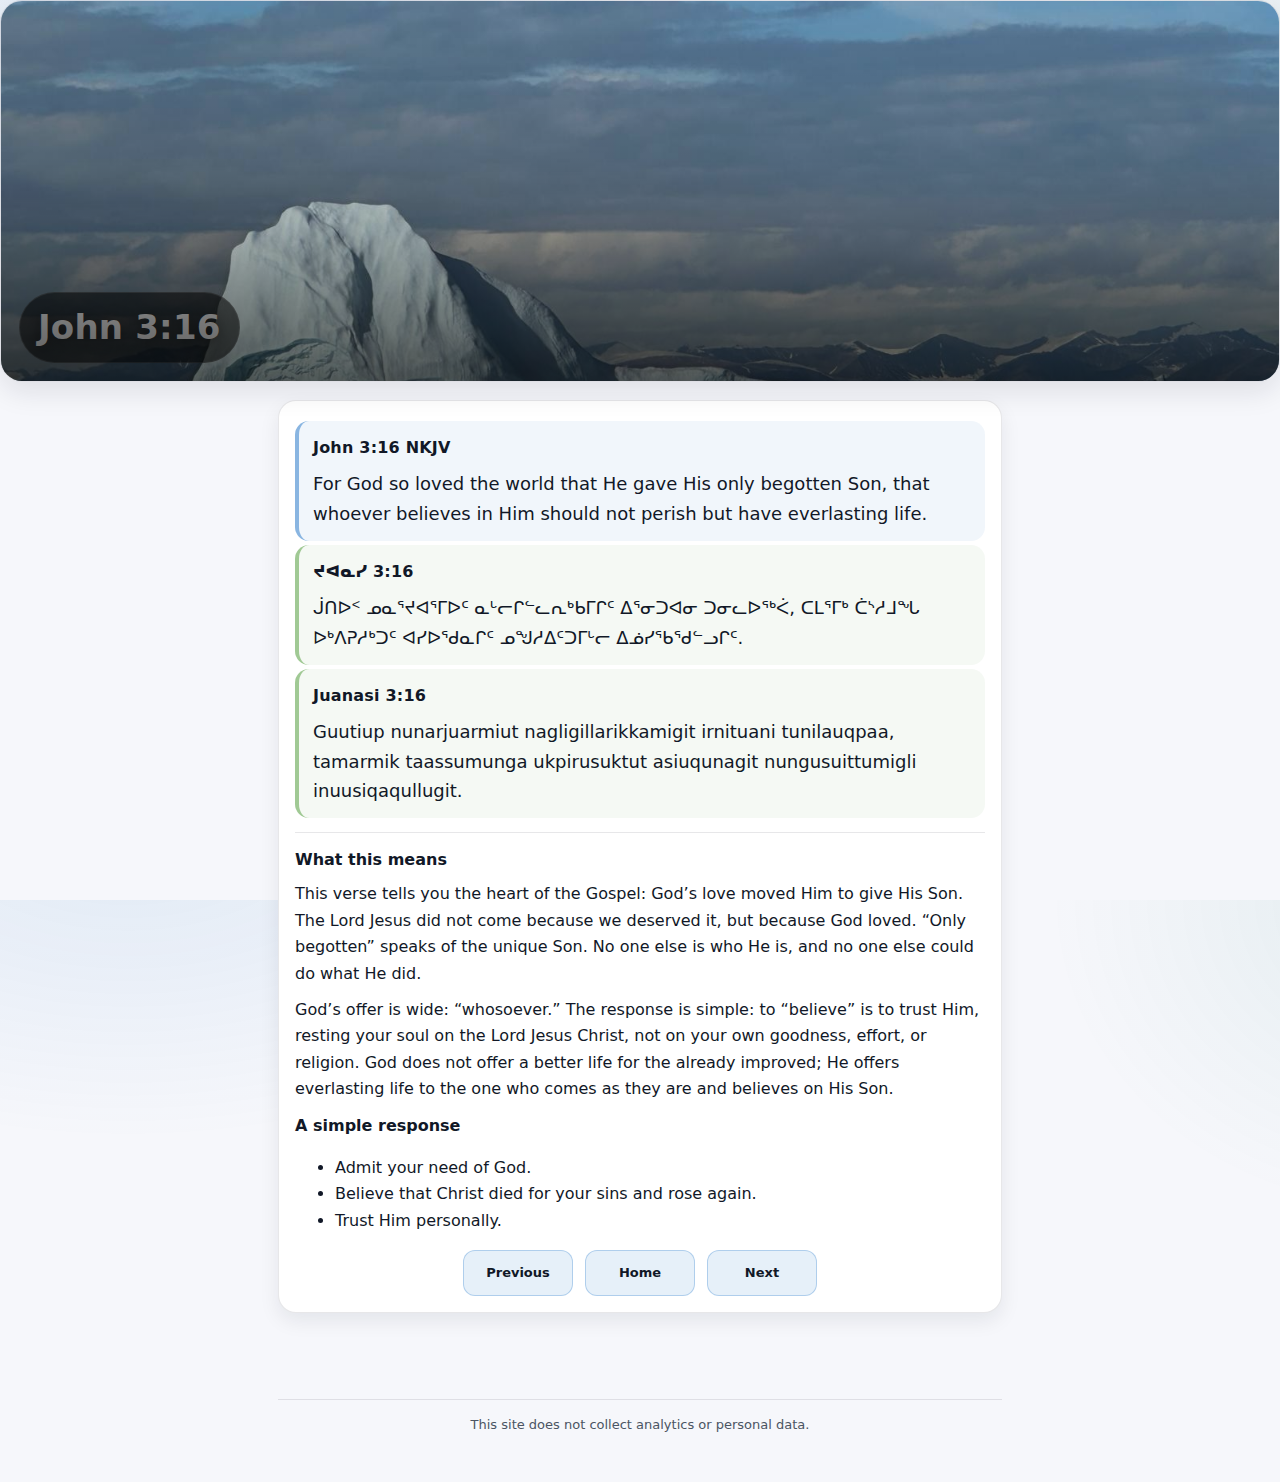
<file: v/john-3-16/index.html>
<!doctype html>
<html lang="en">
<head>
  <meta charset="utf-8"/>
  <meta name="viewport" content="width=device-width, initial-scale=1"/>
  <meta name="color-scheme" content="light dark"/>
  
  <title>John 3:16 | Pond Inlet Gospel</title>
  <meta name="description" content="For God so loved the world... - John 3:16"/>

  <!-- Open Graph -->
  <meta property="og:site_name" content="Pond Inlet Gospel"/>
  <meta property="og:title" content="John 3:16 - For God So Loved the World"/>
  <meta property="og:description" content="For God so loved the world that He gave His only begotten Son..."/>
  <meta property="og:image" content="https://pondinletgospel.github.io/assets/img/social-card.jpg"/>
  <meta property="og:image:type" content="image/jpeg"/>
  <meta property="og:image:width" content="1200"/>
  <meta property="og:image:height" content="630"/>
  <meta property="og:image:alt" content="John 3:16 - God's love and eternal life"/>
  <meta property="og:url" content="https://pondinletgospel.github.io/v/john-3-16/"/>
  <meta property="og:type" content="article"/>

  <!-- Twitter / X Cards -->
  <meta name="twitter:card" content="summary_large_image"/>
  <meta name="twitter:title" content="John 3:16 - For God So Loved the World"/>
  <meta name="twitter:description" content="For God so loved the world that He gave His only begotten Son..."/>
  <meta name="twitter:image" content="https://pondinletgospel.github.io/assets/img/social-card.jpg"/>
  <meta name="twitter:image:alt" content="John 3:16 - God's love and eternal life"/>

  <!-- Assets -->
  <link rel="icon" href="../../assets/icons/favicon.svg" type="image/svg+xml"/>
  <link rel="stylesheet" href="../../assets/css/site.css"/>
</head>
<body>
<a class="skip" href="#content">Skip to content</a>

<section class="hero hero--verse" aria-label="Pond Inlet photo">
  <picture>
    <source srcset="../../assets/img/john-3-16-1600.jpg" media="(min-width: 900px)"/>
    <source srcset="../../assets/img/john-3-16-900.jpg" media="(max-width: 899px)"/>
    <img src="../../assets/img/john-3-16-900.jpg" alt="Pond Inlet area, Nunavut (photo)"/>
  </picture>
  <div class="hero-inner">
    <div class="hero-text">
      <div class="hero-badge">John 3:16</div>
    </div>
  </div>
</section>

<div class="container">
  <main id="content">
    <div class="container narrow">
      <div class="stack">

        <section class="card">

          <div class="verseblock" aria-label="John 3:16 NKJV">
            <p class="ref">John 3:16 NKJV</p>
            <p class="text">For God so loved the world that He gave His only begotten Son, that whoever believes in Him should not perish but have everlasting life.</p>
          </div>

          <div class="verseblock inuktitut syllabic" aria-label="John 3:16">
            <p class="ref">ᔪᐊᓇᓯ 3:16</p>
            <p class="text">ᒎᑎᐅᑉ ᓄᓇᕐᔪᐊᕐᒥᐅᑦ ᓇᒡᓕᒋᓪᓚᕆᒃᑲᒥᒋᑦ ᐃᕐᓂᑐᐊᓂ ᑐᓂᓚᐅᖅᐹ,  ᑕᒪᕐᒥᒃ ᑖᔅᓱᒧᖓ ᐅᒃᐱᕈᓱᒃᑐᑦ  ᐊᓯᐅᖁᓇᒋᑦ ᓄᖑᓱᐃᑦᑐᒥᒡᓕ ᐃᓅᓯᖃᖁᓪᓗᒋᑦ.</p>
          </div>

            <div class="verseblock inuktitut" aria-label="John 3:16">
            <p class="ref">Juanasi 3:16</p>
            <p class="text">Guutiup nunarjuarmiut nagligillarikkamigit irnituani tunilauqpaa, tamarmik taassumunga ukpirusuktut asiuqunagit nungusuittumigli inuusiqaqullugit.</p>
          </div>

          <div class="hr"></div>

          <h3>What this means</h3>
          <p>This verse tells you the heart of the Gospel: God’s love moved Him to give His Son. The Lord Jesus did not come because we deserved it, but because God loved. “Only begotten” speaks of the unique Son. No one else is who He is, and no one else could do what He did.</p>
          <p>God’s offer is wide: “whosoever.” The response is simple: to “believe” is to trust Him, resting your soul on the Lord Jesus Christ, not on your own goodness, effort, or religion. God does not offer a better life for the already improved; He offers everlasting life to the one who comes as they are and believes on His Son.</p>

          <h3>A simple response</h3>
          <ul>
            <li>Admit your need of God.</li>
            <li>Believe that Christ died for your sins and rose again.</li>
            <li>Trust Him personally.</li>
          </ul>

<div class="nav3" aria-label="Page navigation">
  <a class="btn ghost" id="prevLink" href="#">Previous</a>
  <a class="btn" href="../../">Home</a>
  <a class="btn ghost" id="nextLink" href="#">Next</a>
</div>

<script src="../../assets/js/verse-nav.js" defer></script>
        </section>

      </div>
    </div>
  </main>
</div>

<footer class="footer">
  <div class="container narrow">
    <div class="hr"></div>
    <p>This site does not collect analytics or personal data.</p>
  </div>
</footer>
</body></html>
</file>
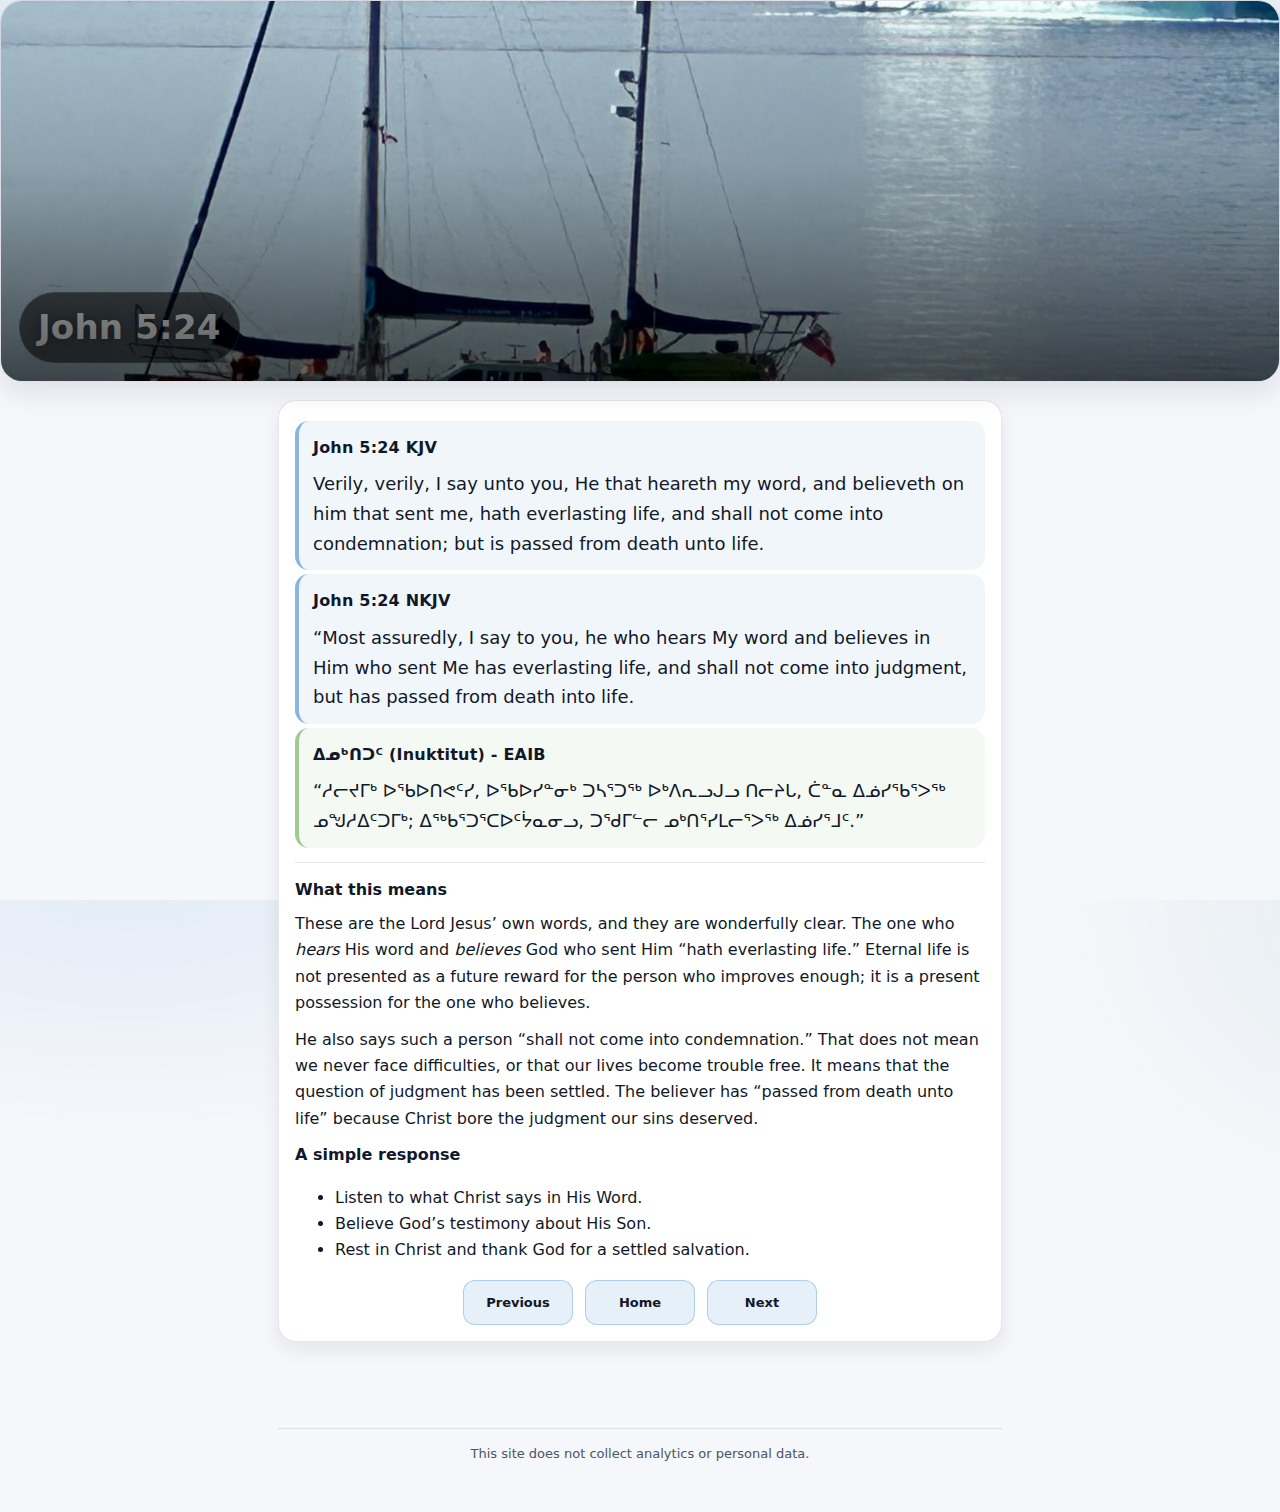
<file: v/john-5-24/index.html>
<!doctype html>
<html lang="en">
<head>
  <meta charset="utf-8"/>
  <meta name="viewport" content="width=device-width, initial-scale=1"/>
  <meta name="color-scheme" content="light dark"/>
  
  <title>John 5:24 | Pond Inlet Gospel</title>
  <meta name="description" content="He that heareth my word, and believeth... hath everlasting life - John 5:24"/>

  <!-- Open Graph -->
  <meta property="og:site_name" content="Pond Inlet Gospel"/>
  <meta property="og:title" content="John 5:24 - Passed from Death unto Life"/>
  <meta property="og:description" content="Verily, verily, I say unto you, He that heareth my word, and believeth on him that sent me, hath everlasting life..."/>
  <meta property="og:image" content="https://pondinletgospel.github.io/assets/img/social-card.jpg"/>
  <meta property="og:image:type" content="image/jpeg"/>
  <meta property="og:image:width" content="1200"/>
  <meta property="og:image:height" content="630"/>
  <meta property="og:image:alt" content="John 5:24 - Everlasting life through believing"/>
  <meta property="og:url" content="https://pondinletgospel.github.io/v/john-5-24/"/>
  <meta property="og:type" content="article"/>

  <!-- Twitter / X Cards -->
  <meta name="twitter:card" content="summary_large_image"/>
  <meta name="twitter:title" content="John 5:24 - Passed from Death unto Life"/>
  <meta name="twitter:description" content="Verily, verily, I say unto you, He that heareth my word, and believeth on him that sent me, hath everlasting life..."/>
  <meta name="twitter:image" content="https://pondinletgospel.github.io/assets/img/social-card.jpg"/>
  <meta name="twitter:image:alt" content="John 5:24 - Everlasting life through believing"/>

  <!-- Assets -->
  <link rel="icon" href="../../assets/icons/favicon.svg" type="image/svg+xml"/>
  <link rel="stylesheet" href="../../assets/css/site.css"/>
</head>
<body>
<a class="skip" href="#content">Skip to content</a>

<section class="hero hero--verse" aria-label="Pond Inlet photo">
  <picture>
    <source srcset="../../assets/img/john-5-24-1600.jpg" media="(min-width: 900px)"/>
    <source srcset="../../assets/img/john-5-24-900.jpg" media="(max-width: 899px)"/>
    <img src="../../assets/img/john-5-24-900.jpg" alt="Pond Inlet area, Nunavut (photo)"/>
  </picture>
  <div class="hero-inner">
    <div class="hero-text">
      <div class="hero-badge">John 5:24</div>
    </div>
  </div>
</section>

<div class="container">
  <main id="content">
    <div class="container narrow">
      <div class="stack">

        <section class="card">

          <div class="verseblock" aria-label="John 5:24 KJV">
            <p class="ref">John 5:24 KJV</p>
            <p class="text">Verily, verily, I say unto you, He that heareth my word, and believeth on him that sent me, hath everlasting life, and shall not come into condemnation; but is passed from death unto life.</p>
          </div>

          <div class="verseblock" aria-label="John 5:24 NKJV">
            <p class="ref">John 5:24 NKJV</p>
            <p class="text">“Most assuredly, I say to you, he who hears My word and believes in Him who sent Me has everlasting life, and shall not come into judgment, but has passed from death into life.</p>
          </div>

          <div class="verseblock inuktitut" aria-label="John 5:24 EAIB">
            <p class="ref">ᐃᓄᒃᑎᑐᑦ (Inuktitut) - EAIB</p>
            <p class="text">“ᓱᓕᔪᒥᒃ ᐅᖃᐅᑎᕙᑦᓯ, ᐅᖃᐅᓯᓐᓂᒃ ᑐᓴᕐᑐᖅ ᐅᒃᐱᕆᓗᒍᓗ ᑎᓕᔨᒐ, ᑖᓐᓇ ᐃᓅᓯᖃᕐᐳᖅ ᓄᖑᓱᐃᑦᑐᒥᒃ; ᐃᖅᑲᕐᑐᕐᑕᐅᑦᔮᓇᓂᓗ, ᑐᖁᒥᓪᓕ ᓄᒃᑎᕐᓯᒪᓕᕐᐳᖅ ᐃᓅᓯᕐᒧᑦ.”</p>
          </div>

          <div class="hr"></div>

          <h3>What this means</h3>
          <p>These are the Lord Jesus’ own words, and they are wonderfully clear. The one who <em>hears</em> His word and <em>believes</em> God who sent Him “hath everlasting life.” Eternal life is not presented as a future reward for the person who improves enough; it is a present possession for the one who believes.</p>
          <p>He also says such a person “shall not come into condemnation.” That does not mean we never face difficulties, or that our lives become trouble free. It means that the question of judgment has been settled. The believer has “passed from death unto life” because Christ bore the judgment our sins deserved.</p>

          <h3>A simple response</h3>
          <ul>
            <li>Listen to what Christ says in His Word.</li>
            <li>Believe God’s testimony about His Son.</li>
            <li>Rest in Christ and thank God for a settled salvation.</li>
          </ul>

 <div class="nav3" aria-label="Page navigation">
  <a class="btn ghost" id="prevLink" href="#">Previous</a>
  <a class="btn" href="../../">Home</a>
  <a class="btn ghost" id="nextLink" href="#">Next</a>
</div>

<script src="../../assets/js/verse-nav.js" defer></script>
        </section>

      </div>
    </div>
  </main>
</div>

<footer class="footer">
  <div class="container narrow">
    <div class="hr"></div>
    <p>This site does not collect analytics or personal data.</p>
  </div>
</footer>
</body></html>
</file>
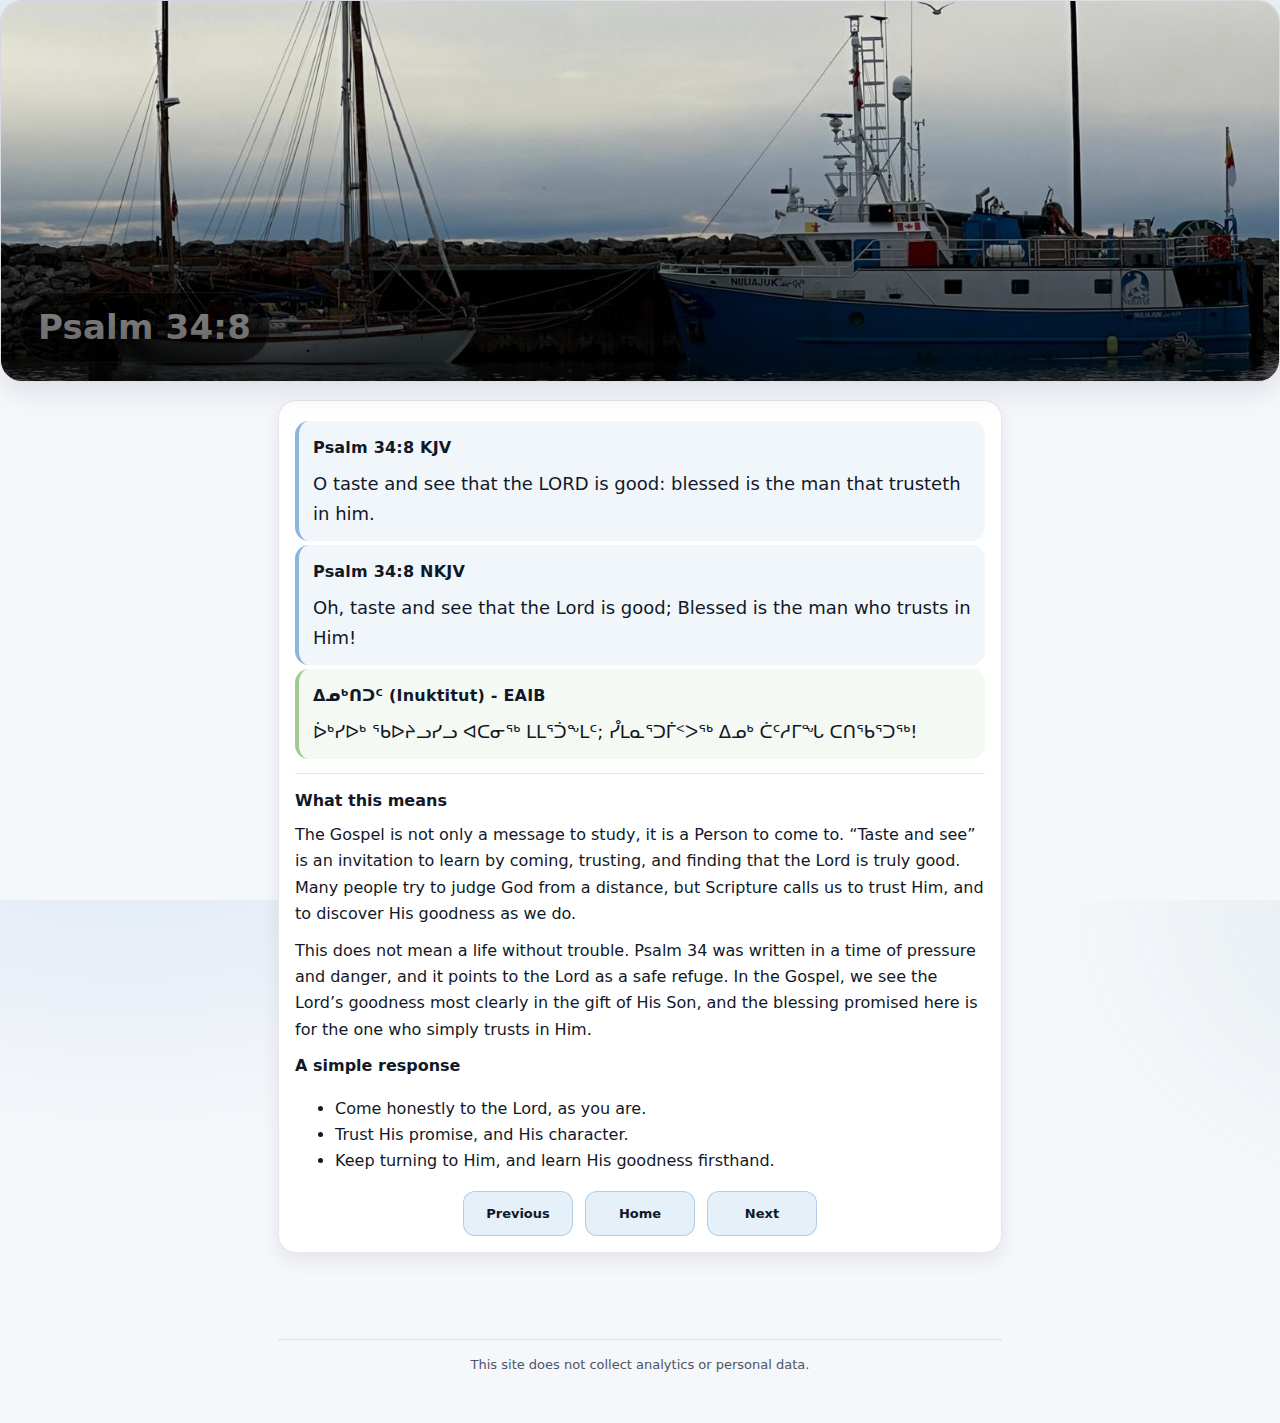
<file: v/psalm-34-8/index.html>
<!doctype html>
<html lang="en">
<head>
  <meta charset="utf-8"/>
  <meta name="viewport" content="width=device-width, initial-scale=1"/>
  <meta name="color-scheme" content="light dark"/>
  
  <title>Psalm 34:8 | Pond Inlet Gospel</title>
  <meta name="description" content="O taste and see that the LORD is good... - Psalm 34:8"/>

  <!-- Open Graph -->
  <meta property="og:site_name" content="Pond Inlet Gospel"/>
  <meta property="og:title" content="Psalm 34:8 - Taste and See That the Lord Is Good"/>
  <meta property="og:description" content="O taste and see that the LORD is good: blessed is the man that trusteth in him"/>
  <meta property="og:image" content="https://pondinletgospel.github.io/assets/img/social-card.jpg"/>
  <meta property="og:image:type" content="image/jpeg"/>
  <meta property="og:image:width" content="1200"/>
  <meta property="og:image:height" content="630"/>
  <meta property="og:image:alt" content="Psalm 34:8 - Taste and see God's goodness"/>
  <meta property="og:url" content="https://pondinletgospel.github.io/v/psalm-34-8/"/>
  <meta property="og:type" content="article"/>

  <!-- Twitter / X Cards -->
  <meta name="twitter:card" content="summary_large_image"/>
  <meta name="twitter:title" content="Psalm 34:8 - Taste and See That the Lord Is Good"/>
  <meta name="twitter:description" content="O taste and see that the LORD is good: blessed is the man that trusteth in him"/>
  <meta name="twitter:image" content="https://pondinletgospel.github.io/assets/img/social-card.jpg"/>
  <meta name="twitter:image:alt" content="Psalm 34:8 - Taste and see God's goodness"/>

  <!-- Assets -->
  <link rel="icon" href="../../assets/icons/favicon.svg" type="image/svg+xml"/>
  <link rel="stylesheet" href="../../assets/css/site.css"/>
</head>
<body>
<a class="skip" href="#content">Skip to content</a>

<section class="hero hero--verse" aria-label="Pond Inlet photo">
  <picture>
    <source srcset="../../assets/img/psalm-34-8-1600.jpg" media="(min-width: 900px)"/>
    <source srcset="../../assets/img/psalm-34-8-900.jpg" media="(max-width: 899px)"/>
    <img src="../../assets/img/psalm-34-8-900.jpg" alt="Pond Inlet area, Nunavut (photo)"/>
  </picture>
  <div class="hero-inner">
    <div class="hero-text">
      <div class="hero-badge">Psalm 34:8</div>
    </div>
  </div>
</section>

<div class="container">
  <main id="content">
    <div class="container narrow">
      <div class="stack">

        <section class="card">

          <div class="verseblock" aria-label="Psalm 34:8 KJV">
            <p class="ref">Psalm 34:8 KJV</p>
            <p class="text">O taste and see that the LORD is good: blessed is the man that trusteth in him.</p>
          </div>

          <div class="verseblock" aria-label="Psalm 34:8 NKJV">
            <p class="ref">Psalm 34:8 NKJV</p>
            <p class="text">Oh, taste and see that the Lord is good; Blessed is the man who trusts in Him!</p>
          </div>

          <div class="verseblock inuktitut" aria-label="Psalm 34:8 EAIB">
            <p class="ref">ᐃᓄᒃᑎᑐᑦ (Inuktitut) - EAIB</p>
            <p class="text">ᐆᒃᓯᐅᒃ ᖃᐅᔨᓗᓯᓗ ᐊᑕᓂᖅ ᒪᒪᕐᑑᖕᒪᑦ; ᓮᒪᓇᕐᑐᒦᑉᐳᖅ ᐃᓄᒃ ᑖᑦᓱᒥᖓ ᑕᑎᖃᕐᑐᖅ!</p>
          </div>

          <div class="hr"></div>

          <h3>What this means</h3>
          <p>The Gospel is not only a message to study, it is a Person to come to. “Taste and see” is an invitation to learn by coming, trusting, and finding that the Lord is truly good. Many people try to judge God from a distance, but Scripture calls us to trust Him, and to discover His goodness as we do.</p>
          <p>This does not mean a life without trouble. Psalm 34 was written in a time of pressure and danger, and it points to the Lord as a safe refuge. In the Gospel, we see the Lord’s goodness most clearly in the gift of His Son, and the blessing promised here is for the one who simply trusts in Him.</p>

          <h3>A simple response</h3>
          <ul>
            <li>Come honestly to the Lord, as you are.</li>
            <li>Trust His promise, and His character.</li>
            <li>Keep turning to Him, and learn His goodness firsthand.</li>
          </ul>

<div class="nav3" aria-label="Page navigation">
  <a class="btn ghost" id="prevLink" href="#">Previous</a>
  <a class="btn" href="../../">Home</a>
  <a class="btn ghost" id="nextLink" href="#">Next</a>
</div>

<script src="../../assets/js/verse-nav.js" defer></script>
        </section>

      </div>
    </div>
  </main>
</div>

<footer class="footer">
  <div class="container narrow">
    <div class="hr"></div>
    <p>This site does not collect analytics or personal data.</p>
  </div>
</footer>
</body></html>
</file>
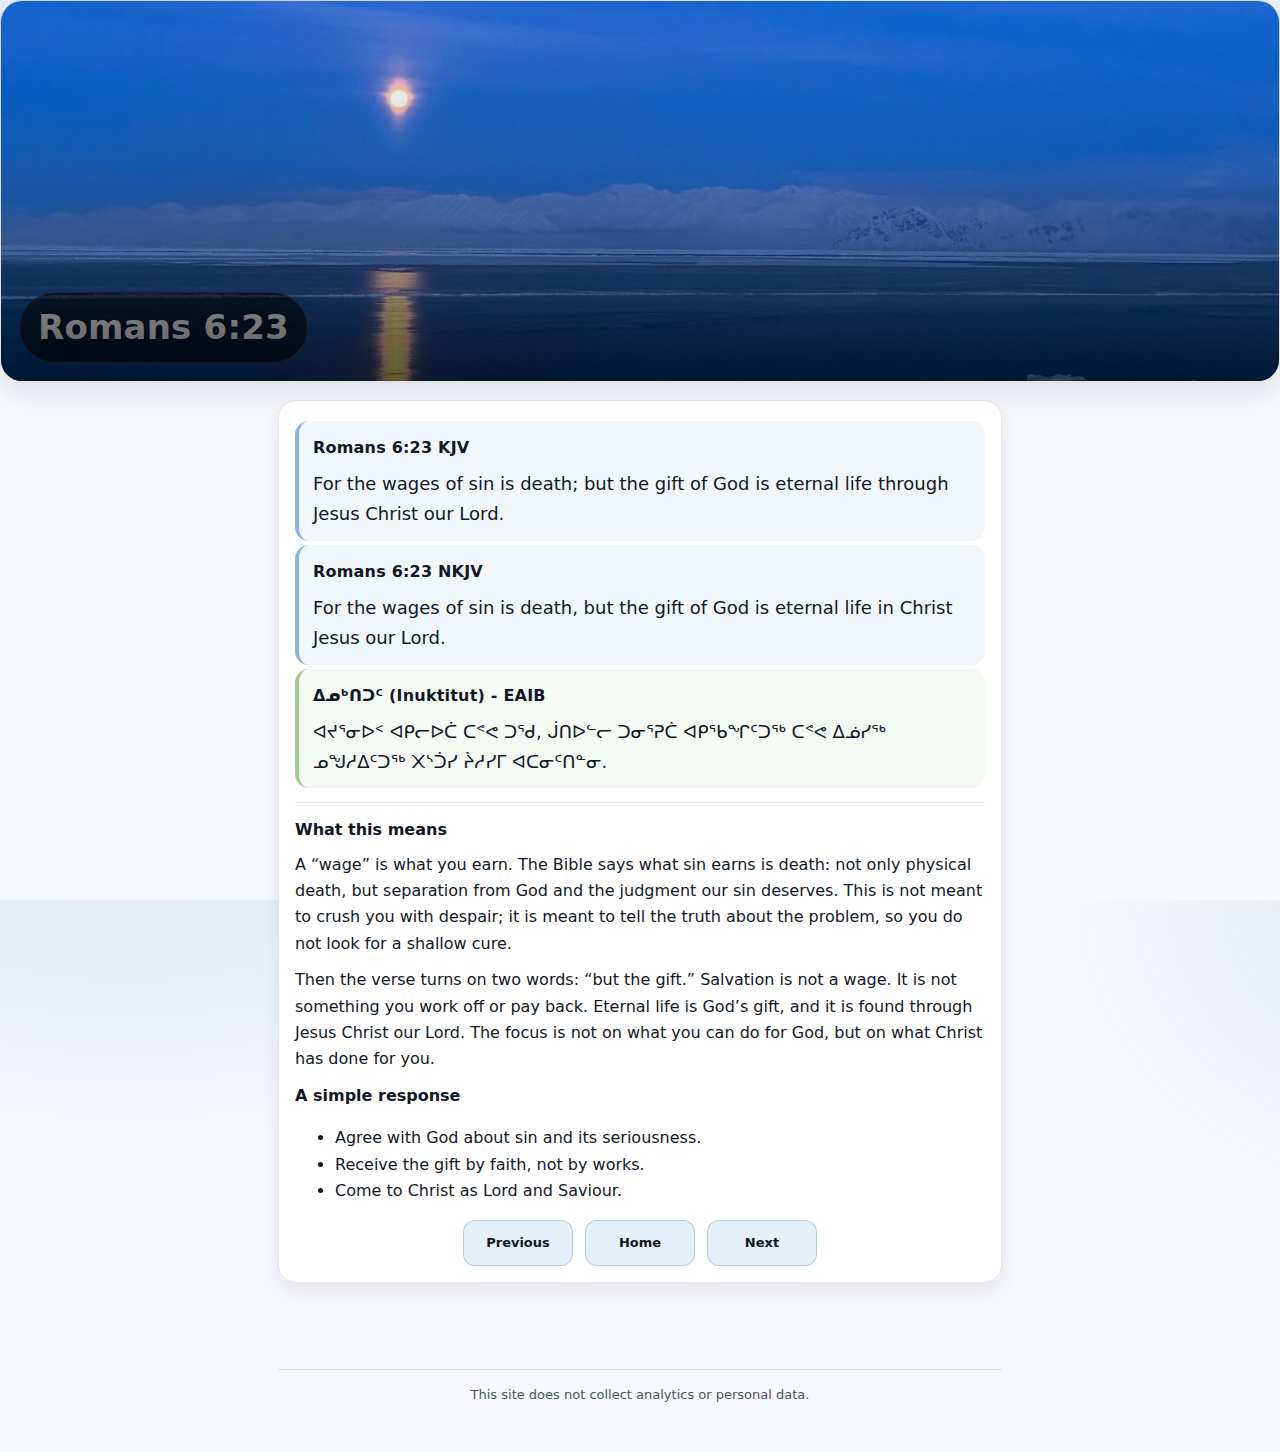
<file: v/romans-6-23/index.html>
<!doctype html>
<html lang="en">
<head>
  <meta charset="utf-8"/>
  <meta name="viewport" content="width=device-width, initial-scale=1"/>
  <meta name="color-scheme" content="light dark"/>
  
  <title>Romans 6:23 | Pond Inlet Gospel</title>
  <meta name="description" content="For the wages of sin is death; but the gift of God is eternal life... - Romans 6:23"/>

  <!-- Open Graph -->
  <meta property="og:site_name" content="Pond Inlet Gospel"/>
  <meta property="og:title" content="Romans 6:23 - Wages of Sin vs. Gift of God"/>
  <meta property="og:description" content="For the wages of sin is death; but the gift of God is eternal life through Jesus Christ our Lord"/>
  <meta property="og:image" content="https://pondinletgospel.github.io/assets/img/social-card.jpg"/>
  <meta property="og:image:type" content="image/jpeg"/>
  <meta property="og:image:width" content="1200"/>
  <meta property="og:image:height" content="630"/>
  <meta property="og:image:alt" content="Romans 6:23 - Sin's wage and God's gift"/>
  <meta property="og:url" content="https://pondinletgospel.github.io/v/romans-6-23/"/>
  <meta property="og:type" content="article"/>

  <!-- Twitter / X Cards -->
  <meta name="twitter:card" content="summary_large_image"/>
  <meta name="twitter:title" content="Romans 6:23 - Wages of Sin vs. Gift of God"/>
  <meta name="twitter:description" content="For the wages of sin is death; but the gift of God is eternal life through Jesus Christ our Lord"/>
  <meta name="twitter:image" content="https://pondinletgospel.github.io/assets/img/social-card.jpg"/>
  <meta name="twitter:image:alt" content="Romans 6:23 - Sin's wage and God's gift"/>

  <!-- Assets -->
  <link rel="icon" href="../../assets/icons/favicon.svg" type="image/svg+xml"/>
  <link rel="stylesheet" href="../../assets/css/site.css"/>
</head>
<body>
<a class="skip" href="#content">Skip to content</a>

<section class="hero hero--verse" aria-label="Pond Inlet photo">
  <picture>
    <source srcset="../../assets/img/romans-6-23-1600.jpg" media="(min-width: 900px)"/>
    <source srcset="../../assets/img/romans-6-23-900.jpg" media="(max-width: 899px)"/>
    <img src="../../assets/img/romans-6-23-900.jpg" alt="Pond Inlet area, Nunavut (photo)"/>
  </picture>
  <div class="hero-inner">
    <div class="hero-text">
      <div class="hero-badge">Romans 6:23</div>
    </div>
  </div>
</section>

<div class="container">
  <main id="content">
    <div class="container narrow">
      <div class="stack">

        <section class="card">

          <div class="verseblock" aria-label="Romans 6:23 KJV">
            <p class="ref">Romans 6:23 KJV</p>
            <p class="text">For the wages of sin is death; but the gift of God is eternal life through Jesus Christ our Lord.</p>
          </div>

          <div class="verseblock" aria-label="Romans 6:23 NKJV">
            <p class="ref">Romans 6:23 NKJV</p>
            <p class="text">For the wages of sin is death, but the gift of God is eternal life in Christ Jesus our Lord.</p>
          </div>

          <div class="verseblock inuktitut" aria-label="Romans 6:23 EAIB">
            <p class="ref">ᐃᓄᒃᑎᑐᑦ (Inuktitut) - EAIB</p>
            <p class="text">ᐊᔪᕐᓂᐅᑉ ᐊᑭᓕᐅᑖ ᑕᕝᕙ ᑐᖁ, ᒎᑎᐅᓪᓕ ᑐᓂᕐᕈᑖ ᐊᑭᖃᖏᑦᑐᖅ ᑕᕝᕙ ᐃᓅᓯᖅ ᓄᖑᓱᐃᑦᑐᖅ ᙭ᔅᑑᓯ ᔩᓱᓯᒥ ᐊᑕᓂᑦᑎᓐᓂ.</p>
          </div>

          <div class="hr"></div>

          <h3>What this means</h3>
          <p>A “wage” is what you earn. The Bible says what sin earns is death: not only physical death, but separation from God and the judgment our sin deserves. This is not meant to crush you with despair; it is meant to tell the truth about the problem, so you do not look for a shallow cure.</p>
          <p>Then the verse turns on two words: “but the gift.” Salvation is not a wage. It is not something you work off or pay back. Eternal life is God’s gift, and it is found through Jesus Christ our Lord. The focus is not on what you can do for God, but on what Christ has done for you.</p>

          <h3>A simple response</h3>
          <ul>
            <li>Agree with God about sin and its seriousness.</li>
            <li>Receive the gift by faith, not by works.</li>
            <li>Come to Christ as Lord and Saviour.</li>
          </ul>

<div class="nav3" aria-label="Page navigation">
  <a class="btn ghost" id="prevLink" href="#">Previous</a>
  <a class="btn" href="../../">Home</a>
  <a class="btn ghost" id="nextLink" href="#">Next</a>
</div>

<script src="../../assets/js/verse-nav.js" defer></script>
        </section>

      </div>
    </div>
  </main>
</div>

<footer class="footer">
  <div class="container narrow">
    <div class="hr"></div>
    <p>This site does not collect analytics or personal data.</p>
  </div>
</footer>
</body></html>
</file>
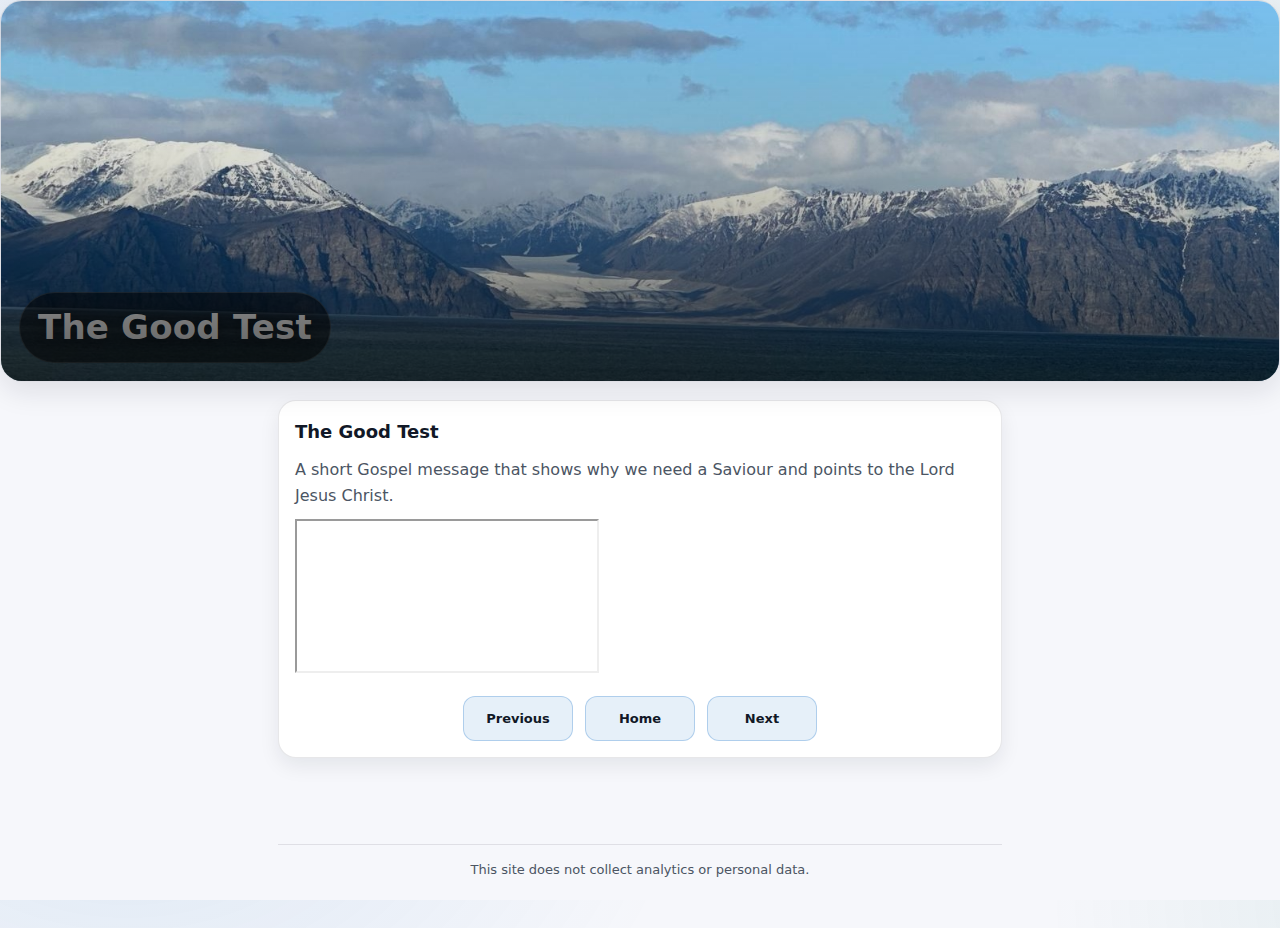
<file: video/good-test/index.html>
<!doctype html>
<html lang="en">
<head>
  <meta charset="utf-8"/>
  <meta name="viewport" content="width=device-width, initial-scale=1"/>
  <meta name="color-scheme" content="light dark"/>
  
  <title>The Good Test | Pond Inlet Gospel</title>
  <meta name="description" content="A short Gospel message that shows why we need a Saviour and points to the Lord Jesus Christ."/>

  <!-- Open Graph -->
  <meta property="og:site_name" content="Pond Inlet Gospel"/>
  <meta property="og:title" content="The Good Test | Pond Inlet Gospel"/>
  <meta property="og:description" content="A short Gospel message that shows why we need a Saviour and points to the Lord Jesus Christ."/>
  <meta property="og:image" content="https://pondinletgospel.github.io/assets/img/social-card.jpg"/>
  <meta property="og:image:type" content="image/jpeg"/>
  <meta property="og:image:width" content="1200"/>
  <meta property="og:image:height" content="630"/>
  <meta property="og:image:alt" content="The Good Test – Pond Inlet Gospel"/>
  <meta property="og:url" content="https://pondinletgospel.github.io/video/good-test/"/>
  <meta property="og:type" content="video.other"/>

  <!-- Twitter / X Cards -->
  <meta name="twitter:card" content="summary_large_image"/>
  <meta name="twitter:title" content="The Good Test | Pond Inlet Gospel"/>
  <meta name="twitter:description" content="A short Gospel message that shows why we need a Saviour and points to the Lord Jesus Christ."/>
  <meta name="twitter:image" content="https://pondinletgospel.github.io/assets/img/social-card.jpg"/>
  <meta name="twitter:image:alt" content="The Good Test – Pond Inlet Gospel"/>

  <!-- Assets -->
  <link rel="icon" href="../../assets/icons/favicon.svg" type="image/svg+xml"/>
  <link rel="stylesheet" href="../../assets/css/site.css"/>
</head>

<body>
<a class="skip" href="#content">Skip to content</a>

<section class="hero" aria-label="Pond Inlet photo">
  <picture>
    <source srcset="../../assets/img/home-1600.jpg" media="(min-width: 900px)"/>
    <source srcset="../../assets/img/home-900.jpg" media="(max-width: 899px)"/>
    <img src="../../assets/img/home-900.jpg" alt="Pond Inlet area, Nunavut (photo)"/>
  </picture>
  <div class="hero-inner">
    <div class="hero-text">
      <div class="hero-badge">The Good Test</div>
    </div>
  </div>
</section>

<div class="container">
  <main id="content">
    <div class="container narrow">
      <div class="stack">

        <section class="card">
          <h2>The Good Test</h2>
          <p class="muted">A short Gospel message that shows why we need a Saviour and points to the Lord Jesus Christ.</p>

          <div class="video-wrap" aria-label="Embedded video">
            <div class="video">
              <iframe
                src="https://www.youtube-nocookie.com/embed/5hC4aggL4_k?rel=0&modestbranding=1"
                title="The Good Test"
                loading="lazy"
                referrerpolicy="strict-origin-when-cross-origin"
                allow="accelerometer; autoplay; clipboard-write; encrypted-media; gyroscope; picture-in-picture; web-share"
                allowfullscreen></iframe>
            </div>
          </div>

          <div class="nav3" aria-label="Page navigation">
            <a class="btn ghost" href="../story-of-jesus-inuktitut/">Previous</a>
            <a class="btn" href="../../">Home</a>
            <a class="btn ghost" href="../story-of-jesus-inuktitut/">Next</a>
          </div>
        </section>

      </div>
    </div>
  </main>
</div>

<footer class="footer">
  <div class="container narrow">
    <div class="hr"></div>
    <p>This site does not collect analytics or personal data.</p>
  </div>
</footer>
</body>
</html>
</file>
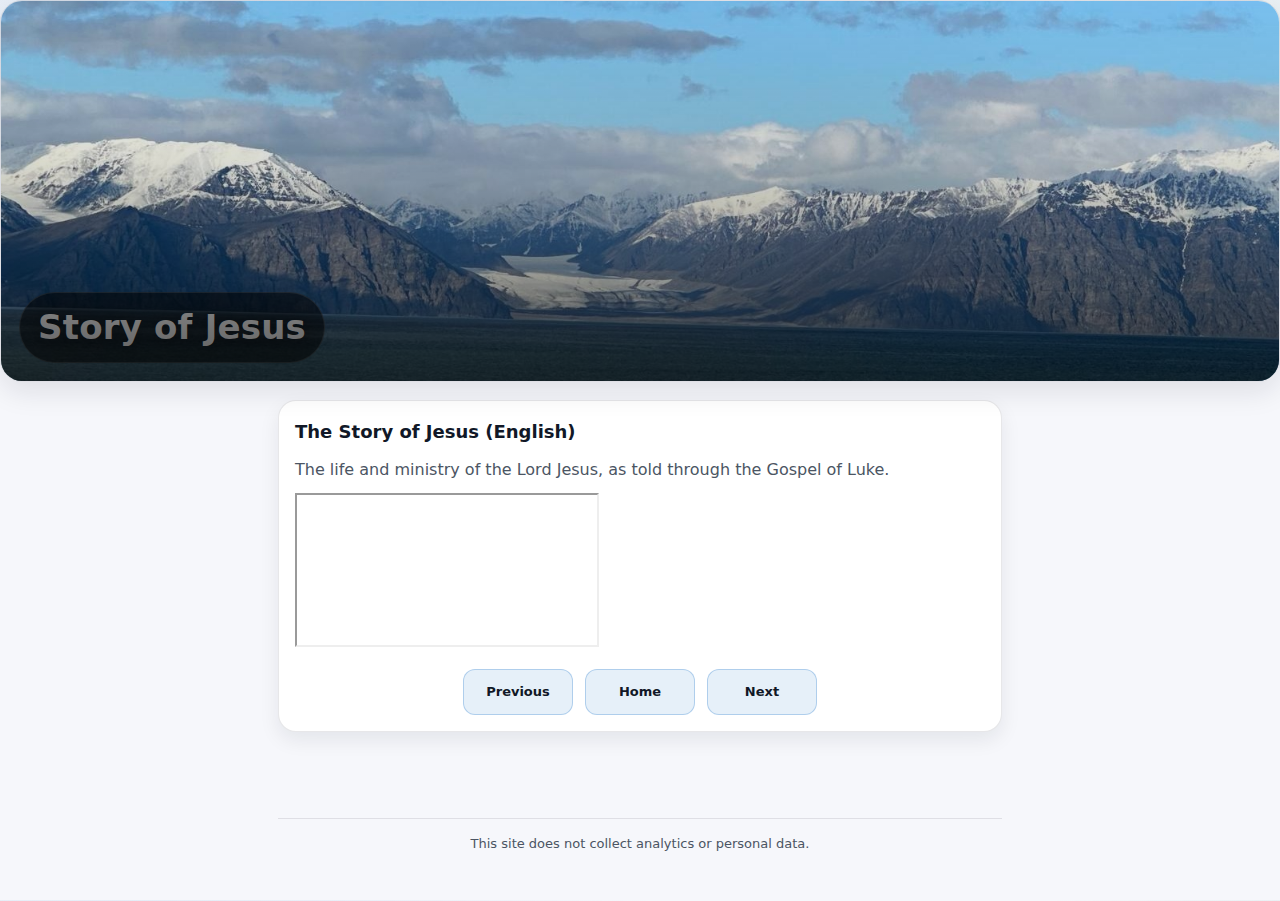
<file: video/story-of-jesus-english/index.html>
<!doctype html>
<html lang="en">
<head>
  <meta charset="utf-8"/>
  <meta name="viewport" content="width=device-width, initial-scale=1"/>
  <meta name="color-scheme" content="light dark"/>
  
  <title>The Story of Jesus (English) | Pond Inlet Gospel</title>
  <meta name="description" content="A telling of the life and ministry of the Lord Jesus from the Gospel of Luke – in English."/>

  <!-- Open Graph -->
  <meta property="og:site_name" content="Pond Inlet Gospel"/>
  <meta property="og:title" content="The Story of Jesus (English) | Pond Inlet Gospel"/>
  <meta property="og:description" content="A telling of the life and ministry of the Lord Jesus from the Gospel of Luke – in English."/>
  <meta property="og:image" content="https://pondinletgospel.github.io/assets/img/social-card.jpg"/>
  <meta property="og:image:type" content="image/jpeg"/>
  <meta property="og:image:width" content="1200"/>
  <meta property="og:image:height" content="630"/>
  <meta property="og:image:alt" content="The Story of Jesus (English) – Pond Inlet Gospel"/>
  <meta property="og:url" content="https://pondinletgospel.github.io/video/story-of-jesus-english/"/>
  <meta property="og:type" content="video.other"/>

  <!-- Twitter / X Cards -->
  <meta name="twitter:card" content="summary_large_image"/>
  <meta name="twitter:title" content="The Story of Jesus (English) | Pond Inlet Gospel"/>
  <meta name="twitter:description" content="A telling of the life and ministry of the Lord Jesus from the Gospel of Luke – in English."/>
  <meta name="twitter:image" content="https://pondinletgospel.github.io/assets/img/social-card.jpg"/>
  <meta name="twitter:image:alt" content="The Story of Jesus (English) – Pond Inlet Gospel"/>

  <!-- Assets -->
  <link rel="icon" href="../../assets/icons/favicon.svg" type="image/svg+xml"/>
  <link rel="stylesheet" href="../../assets/css/site.css"/>
</head>

<body>
<a class="skip" href="#content">Skip to content</a>

<section class="hero" aria-label="Pond Inlet photo">
  <picture>
    <source srcset="../../assets/img/home-1600.jpg" media="(min-width: 900px)"/>
    <source srcset="../../assets/img/home-900.jpg" media="(max-width: 899px)"/>
    <img src="../../assets/img/home-900.jpg" alt="Pond Inlet area, Nunavut (photo)"/>
  </picture>
  <div class="hero-inner">
    <div class="hero-text">
      <div class="hero-badge">Story of Jesus</div>
    </div>
  </div>
</section>

<div class="container">
  <main id="content">
    <div class="container narrow">
      <div class="stack">

        <section class="card">
          <h2>The Story of Jesus (English)</h2>
          <p class="muted">The life and ministry of the Lord Jesus, as told through the Gospel of Luke.</p>

          <div class="video-wrap" aria-label="Embedded video">
            <div class="video">
              <iframe
                src="https://www.youtube-nocookie.com/embed/KHaTXv3Nkco?rel=0&modestbranding=1"
                title="The Story of Jesus (English)"
                loading="lazy"
                referrerpolicy="strict-origin-when-cross-origin"
                allow="accelerometer; autoplay; clipboard-write; encrypted-media; gyroscope; picture-in-picture; web-share"
                allowfullscreen></iframe>
            </div>
          </div>

          <div class="nav3" aria-label="Page navigation">
            <a class="btn ghost" href="../good-test/">Previous</a>
            <a class="btn" href="../../">Home</a>
            <a class="btn ghost" href="../good-test/">Next</a>
          </div>
        </section>

      </div>
    </div>
  </main>
</div>

<footer class="footer">
  <div class="container narrow">
    <div class="hr"></div>
    <p>This site does not collect analytics or personal data.</p>
  </div>
</footer>
</body>
</html>
</file>
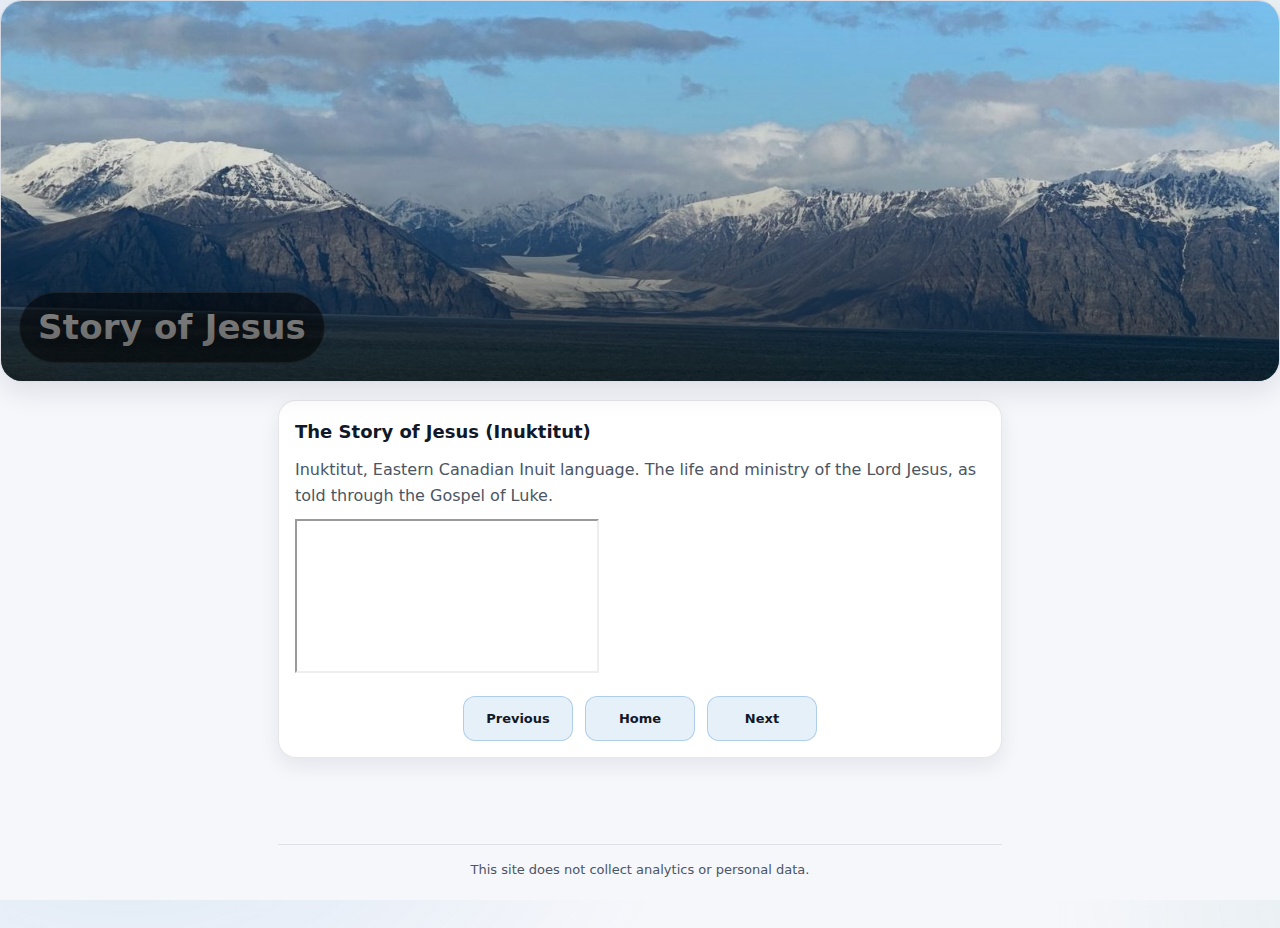
<file: video/story-of-jesus-inuktitut/index.html>
<!doctype html>
<html lang="en">
<head>
  <meta charset="utf-8"/>
  <meta name="viewport" content="width=device-width, initial-scale=1"/>
  <meta name="color-scheme" content="light dark"/>
  
  <title>The Story of Jesus (Inuktitut) | Pond Inlet Gospel</title>
  <meta name="description" content="A telling of the life and ministry of the Lord Jesus from the Gospel of Luke – in Inuktitut."/>

  <!-- Open Graph -->
  <meta property="og:site_name" content="Pond Inlet Gospel"/>
  <meta property="og:title" content="The Story of Jesus (Inuktitut) | Pond Inlet Gospel"/>
  <meta property="og:description" content="A telling of the life and ministry of the Lord Jesus from the Gospel of Luke – in Inuktitut."/>
  <meta property="og:image" content="https://pondinletgospel.github.io/assets/img/social-card.jpg"/>
  <meta property="og:image:type" content="image/jpeg"/>
  <meta property="og:image:width" content="1200"/>
  <meta property="og:image:height" content="630"/>
  <meta property="og:image:alt" content="The Story of Jesus (Inuktitut) – Pond Inlet Gospel"/>
  <meta property="og:url" content="https://pondinletgospel.github.io/video/story-of-jesus-inuktitut/"/>
  <meta property="og:type" content="video.other"/>

  <!-- Twitter / X Cards -->
  <meta name="twitter:card" content="summary_large_image"/>
  <meta name="twitter:title" content="The Story of Jesus (Inuktitut) | Pond Inlet Gospel"/>
  <meta name="twitter:description" content="A telling of the life and ministry of the Lord Jesus from the Gospel of Luke – in Inuktitut."/>
  <meta name="twitter:image" content="https://pondinletgospel.github.io/assets/img/social-card.jpg"/>
  <meta name="twitter:image:alt" content="The Story of Jesus (Inuktitut) – Pond Inlet Gospel"/>

  <!-- Assets -->
  <link rel="icon" href="../../assets/icons/favicon.svg" type="image/svg+xml"/>
  <link rel="stylesheet" href="../../assets/css/site.css"/>
</head>

<body>
<a class="skip" href="#content">Skip to content</a>

<section class="hero" aria-label="Pond Inlet photo">
  <picture>
    <source srcset="../../assets/img/home-1600.jpg" media="(min-width: 900px)"/>
    <source srcset="../../assets/img/home-900.jpg" media="(max-width: 899px)"/>
    <img src="../../assets/img/home-900.jpg" alt="Pond Inlet area, Nunavut (photo)"/>
  </picture>
  <div class="hero-inner">
    <div class="hero-text">
      <div class="hero-badge">Story of Jesus</div>
    </div>
  </div>
</section>

<div class="container">
  <main id="content">
    <div class="container narrow">
      <div class="stack">

        <section class="card">
          <h2>The Story of Jesus (Inuktitut)</h2>
          <p class="muted">Inuktitut, Eastern Canadian Inuit language. The life and ministry of the Lord Jesus, as told through the Gospel of Luke.</p>

          <div class="video-wrap" aria-label="Embedded video">
            <div class="video">
              <iframe
                src="https://www.youtube-nocookie.com/embed/L4IFjJ55G_w?rel=0&modestbranding=1"
                title="The Story of Jesus (Inuktitut)"
                loading="lazy"
                referrerpolicy="strict-origin-when-cross-origin"
                allow="accelerometer; autoplay; clipboard-write; encrypted-media; gyroscope; picture-in-picture; web-share"
                allowfullscreen></iframe>
            </div>
          </div>

          <div class="nav3" aria-label="Page navigation">
            <a class="btn ghost" href="../good-test/">Previous</a>
            <a class="btn" href="../../">Home</a>
            <a class="btn ghost" href="../good-test/">Next</a>
          </div>
        </section>

      </div>
    </div>
  </main>
</div>

<footer class="footer">
  <div class="container narrow">
    <div class="hr"></div>
    <p>This site does not collect analytics or personal data.</p>
  </div>
</footer>
</body>
</html>
</file>
<file: assets/css/site.css>
/* Pond Inlet Gospel - QR Verse Site (v4)
   Mobile-first, lightweight, no tracking, no audio/video.
*/

:root{
  --bg: #f6f7fb;
  --card: #ffffff;
  --text: #111827;
  --muted: #4b5563;
  --border: rgba(17,24,39,.10);
  --accent: #0b67c2;
  --accent2:#0f766e;
  --shadow: 0 10px 28px rgba(17,24,39,.10);
  --radius: 18px;
}

@media (prefers-color-scheme: dark){
  :root{
    --bg: #0b0f14;
    --card:#0f1620;
    --text:#e7edf6;
    --muted:#b7c2d3;
    --border: rgba(231,237,246,.10);
    --accent:#8fd3ff;
    --accent2:#c7ffb0;
    --shadow: 0 12px 40px rgba(0,0,0,.35);
  }
}

*{box-sizing:border-box}
html,body{height:100%}
body{
  margin:0;
  font-family: ui-sans-serif, system-ui, -apple-system, Segoe UI, Roboto, Helvetica, Arial, "Apple Color Emoji","Segoe UI Emoji";
  background: radial-gradient(1000px 600px at 10% -10%, rgba(11,103,194,.10), transparent 55%),
              radial-gradient(800px 700px at 110% 0%, rgba(15,118,110,.08), transparent 45%),
              var(--bg);
  color: var(--text);
  line-height: 1.65;
}

a{color: var(--accent); text-decoration:none}
a:hover{text-decoration:underline}

.skip{
  position:absolute;
  left:-999px;
  top:8px;
  background: var(--card);
  border: 1px solid var(--border);
  padding: 10px 12px;
  border-radius: 12px;
  z-index: 999;
}
.skip:focus{left: 12px;}

.container{max-width: 980px; margin:0 auto; padding: 0 18px}
.narrow{max-width: 760px;}

.header{padding: 18px 0 12px}
.nav{
  display:flex; align-items:center; justify-content:space-between; gap:12px;
  flex-wrap:wrap;
}
.brand{
  display:flex; align-items:center; gap:10px;
  min-width: 0;
}
.logo{
  width: 34px; height: 34px; flex: 0 0 auto;
  border-radius: 12px;
  background: linear-gradient(135deg, rgba(11,103,194,.18), rgba(15,118,110,.12));
  border: 1px solid var(--border);
  display:grid; place-items:center;
}
.logo svg{width:18px; height:18px}
.brand-title{
  display:flex; flex-direction:column; gap:1px;
  min-width: 0;
}
.brand-title strong{
  font-size: 14px;
  letter-spacing: .2px;
}
.brand-title span{
  font-size: 12.5px;
  color: var(--muted);
  white-space: nowrap;
  overflow:hidden;
  text-overflow: ellipsis;
  max-width: 64vw;
}

.navlinks{
  display:flex; flex-wrap:wrap; gap:10px;
  justify-content:flex-end;
}
.chip{
  display:inline-flex; align-items:center; justify-content:center;
  padding: 8px 11px;
  border-radius: 999px;
  border: 1px solid var(--border);
  background: rgba(255,255,255,.55);
  color: var(--text);
  font-size: 13px;
}
@media (prefers-color-scheme: dark){
  .chip{ background: rgba(255,255,255,.06); }
}
.chip:hover{ text-decoration:none; border-color: rgba(11,103,194,.35); }

.hero{
  border-radius: 22px;
  overflow:hidden;
  border: 1px solid var(--border);
  box-shadow: var(--shadow);
  position:relative;
}
.hero picture, .hero img{display:block; width:100%}
.hero img{
  height: 285px;
  object-fit: cover;
}
@media (min-width: 860px){
  .hero img{ height: 380px; }
}
.hero::after{
  content:"";
  position:absolute; inset:0;
  /* slightly darker overlay for readability */
  background: linear-gradient(to top, rgba(0,0,0,.72), rgba(0,0,0,.18) 55%, rgba(0,0,0,0));
}
@media (prefers-color-scheme: light){
  .hero::after{
    background: linear-gradient(to top, rgba(0,0,0,.64), rgba(0,0,0,.14) 58%, rgba(0,0,0,0));
  }
}

.hero-inner{
  position:absolute; inset:0;
  display:flex;
  align-items:flex-end;
  padding: 18px;
}
.hero-inner .hero-text{max-width: 820px}
.kicker{
  margin:0 0 6px;
  font-size: 13px;
  color: rgba(255,255,255,.90);
  text-shadow: 0 2px 14px rgba(0,0,0,.55);
}
.hero-title{
  margin:0 0 8px;
  font-size: clamp(26px, 4.2vw, 42px);
  letter-spacing: .2px;
  color: #fff;
  text-shadow: 0 2px 16px rgba(0,0,0,.60);
}
.hero-sub{
  margin:0;
  color: rgba(255,255,255,.92);
  font-size: 15.5px;
  max-width: 70ch;
  text-shadow: 0 2px 14px rgba(0,0,0,.55);
}

.hero-badge{
  display:inline-block;
  padding: 10px 12px;
  border-radius: 999px;
  background: rgba(0,0,0,.55);
  border: 1px solid rgba(255,255,255,.14);
  color: rgba(255,255,255,.95);
  font-weight: 850;
  letter-spacing: .2px;
  line-height: 1.2;
  text-shadow: 0 2px 16px rgba(0,0,0,.55);
  max-width: 44ch;
  font-size: clamp(30px, 4vw, 34px);
  padding: 14px 18px;
  max-width: 60ch;
}

main{padding: 18px 0 54px}

.card{
  background: var(--card);
  border: 1px solid var(--border);
  border-radius: var(--radius);
  padding: 16px;
  box-shadow: 0 8px 20px rgba(17,24,39,.08);
}
@media (prefers-color-scheme: dark){
  .card{ box-shadow: 0 10px 26px rgba(0,0,0,.22); }
}

.card h2{margin: 0 0 10px; font-size: 18px}
.card h3{margin: 0 0 8px; font-size: 16px}
.card p{margin: 0 0 10px}
.muted{color: var(--muted)}
.small{font-size: 13px; color: var(--muted)}
.hr{height:1px; background: var(--border); margin: 14px 0}

.stack{display:flex; flex-direction:column; gap:16px}
.spread{display:flex; flex-direction:column; gap:12px}

.btn{
  display:inline-flex; align-items:center; justify-content:center;
  padding: 11px 14px;
  border-radius: 12px;
  border: 1px solid rgba(11,103,194,.25);
  background: rgba(11,103,194,.10);
  color: var(--text);
  font-weight: 650;
  font-size: 13px;
}
@media (prefers-color-scheme: dark){
  .btn{
    border: 1px solid rgba(143,211,255,.22);
    background: rgba(143,211,255,.10);
  }
}
.btn:hover{ text-decoration:none; border-color: rgba(11,103,194,.40); }
.btnrow{display:flex; flex-wrap:wrap; gap:10px; margin-top: 10px}

.nav3{display:flex; justify-content:center; align-items:center; gap:12px; flex-wrap:wrap; margin-top: 14px}
.nav3 .btn{min-width: 110px; text-align:center}


.verseblock{
  margin-top: 4px;
  padding: 14px 14px 12px;
  border-left: 4px solid rgba(11,103,194,.45);
  background: rgba(11,103,194,.06);
  border-radius: 14px;
}
@media (prefers-color-scheme: dark){
  .verseblock{
    border-left-color: rgba(143,211,255,.55);
    background: rgba(143,211,255,.08);
  }
}

.verseblock.inuktitut{
  border-left-color: rgba(90,160,70,.55);
  background: rgba(90,160,70,.06);
}
@media (prefers-color-scheme: dark){
  .verseblock.inuktitut{
    border-left-color: rgba(165,236,145,.6);
    background: rgba(165,236,145,.08);
  }
}

.verseblock .ref{
  margin:0 0 8px;
  font-weight: 800;
  letter-spacing: .2px;
}
.verseblock .text{margin:0; font-size: 18px}


.cards{display:flex; flex-direction:column; gap:14px}
.versecard{
  display:block;
  border-radius: 18px;
  border: 1px solid var(--border);
  background: rgba(255,255,255,.55);
  overflow:hidden;
}
@media (prefers-color-scheme: dark){
  .versecard{ background: rgba(255,255,255,.05); }
}
.versecard:hover{ text-decoration:none; border-color: rgba(11,103,194,.30); }

.vimg{
  position:relative;
  height: 190px;
  overflow:hidden;
}
@media (min-width: 720px){
  .vimg{ height: 230px; }
}
.vimg img{width:100%; height:100%; object-fit: cover; display:block}
.vimg::after{
  content:"";
  position:absolute; inset:0;
  background: linear-gradient(to top, rgba(0,0,0,.78) 0%, rgba(0,0,0,.38) 55%, rgba(0,0,0,0) 100%);
}
.vtxt{
  position:absolute;
  left: 14px;
  right: 14px;
  bottom: 12px;
  color: #fff;
  text-shadow: 0 2px 14px rgba(0,0,0,.65);
}
.vref{
  margin:0 0 4px;
  font-weight: 900;
  letter-spacing: .2px;
  font-size: 18px;
}
.vtag{
  margin:0;
  font-size: 13.5px;
  color: rgba(255,255,255,.92);
  max-width: 70ch;
}
.vbody{padding: 14px 14px 12px}
.vbody p{margin:0; color: var(--muted); font-size: 14px}

.callout{
  border-radius: 16px;
  border: 1px solid var(--border);
  background: linear-gradient(135deg, rgba(11,103,194,.10), rgba(15,118,110,.06));
  padding: 12px 14px;
}
@media (prefers-color-scheme: dark){
  .callout{
    background: linear-gradient(135deg, rgba(143,211,255,.10), rgba(199,255,176,.06));
  }
}
.callout strong{display:block; margin-bottom:6px}

.breadcrumbs{
  font-size: 13px;
  color: var(--muted);
  margin: 10px 0 0;
}
.breadcrumbs a{ color: var(--muted); }
.breadcrumbs a:hover{ color: var(--text); }

.footer{
  padding: 18px 0 34px;
  color: var(--muted);
  font-size: 13px;
  text-align: center;
}
.footer a{color: var(--muted)}
.footer a:hover{color: var(--text)}
</file>
